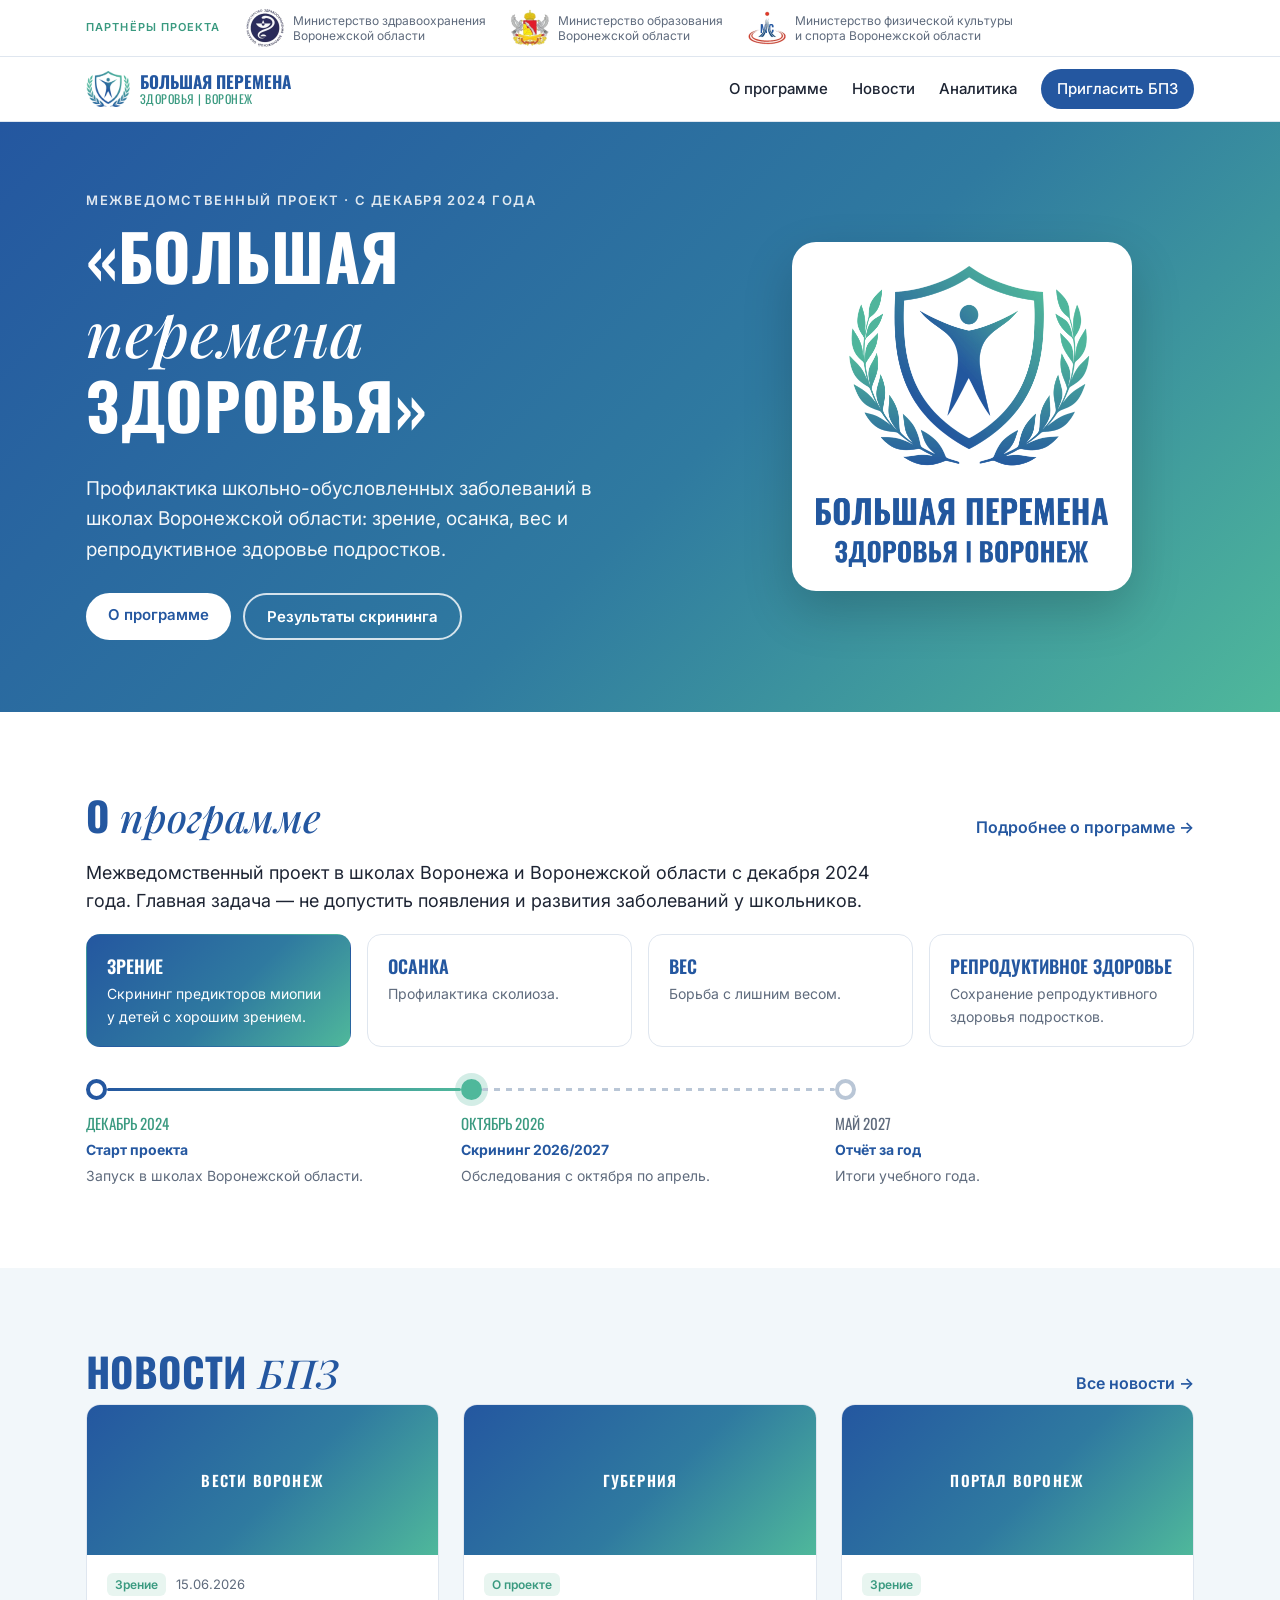
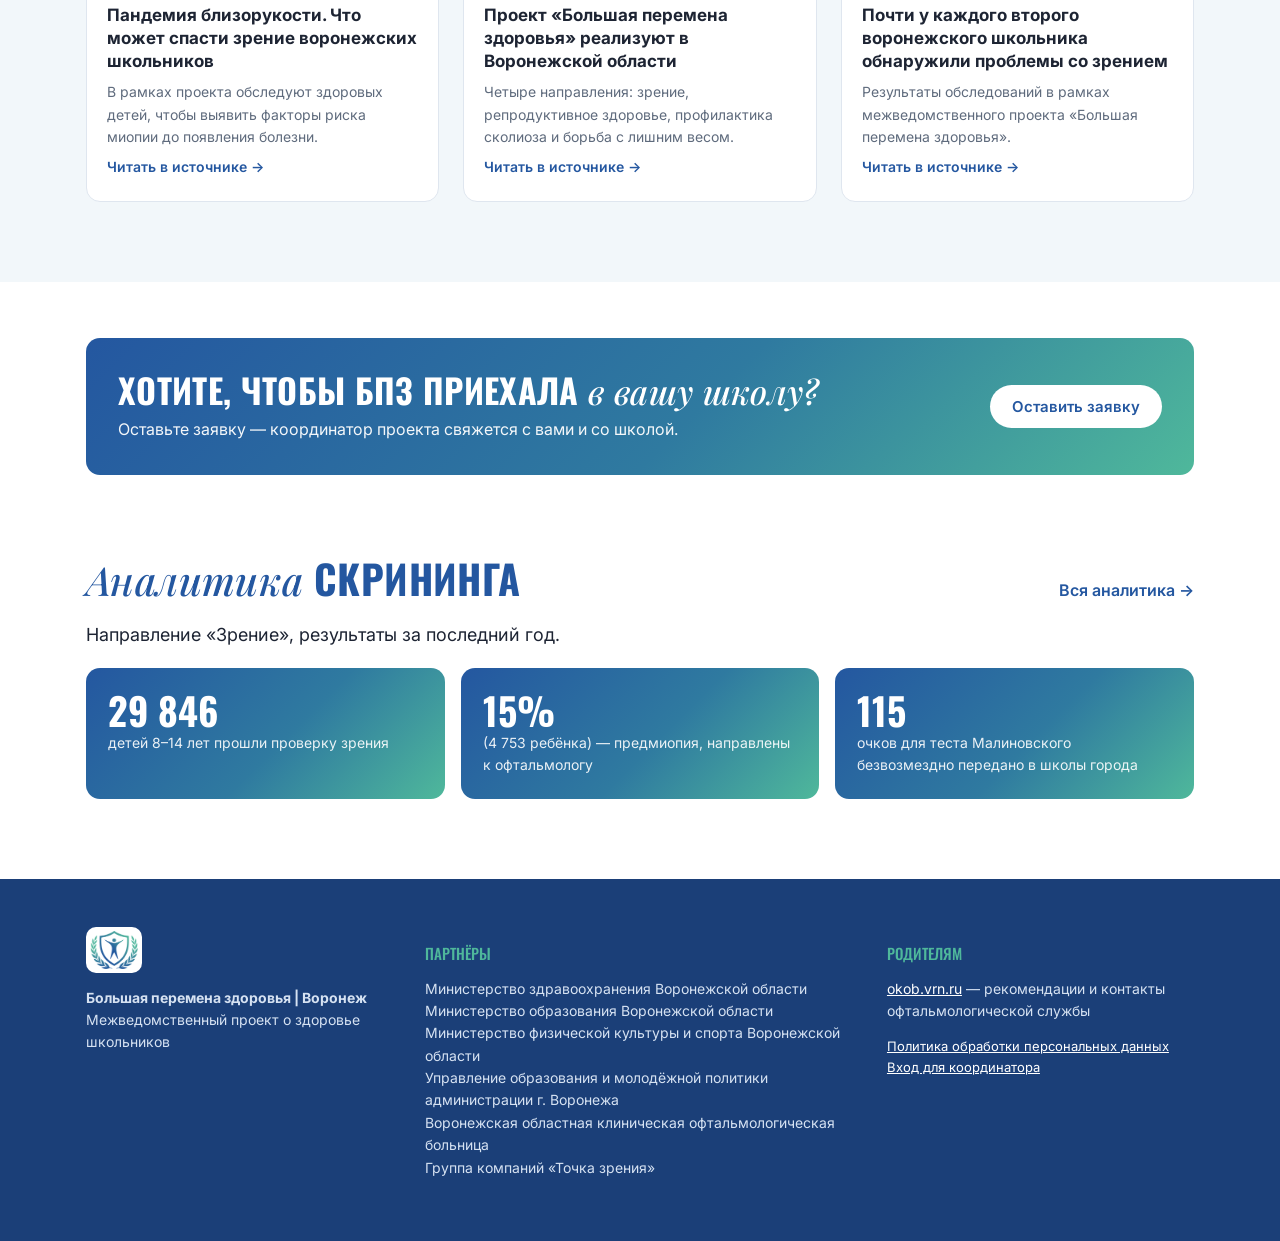
<file: index.html>
<!doctype html>
<html lang="ru">
<head>
<meta charset="utf-8">
<meta name="viewport" content="width=device-width, initial-scale=1">
<title>Большая перемена здоровья</title>
<meta name="description" content="Межведомственный проект о здоровье школьников Воронежской области: о программе, новости, аналитика.">
<link rel="icon" href="assets/emblem.png">
<link rel="preconnect" href="https://fonts.googleapis.com">
<link href="https://fonts.googleapis.com/css2?family=Oswald:wght@500;700&family=Playfair+Display:ital,wght@1,500&family=Inter:wght@400;500;600&display=swap" rel="stylesheet">
<link rel="stylesheet" href="styles.css">
</head>
<body>

<div class="partners-bar">
  <div class="wrap partners-bar__in">
    <span class="partners-bar__lbl">Партнёры проекта</span>
    <ul class="partners">
      <li class="partner"><span class="partner__logo" data-abbr="МЗ"><img src="assets/partners/minzdrav.png" alt="" onerror="this.remove()"></span><span class="partner__name">Министерство здравоохранения<br>Воронежской области</span></li>
      <li class="partner"><span class="partner__logo" data-abbr="МО"><img src="assets/partners/minobr.png" alt="" onerror="this.remove()"></span><span class="partner__name">Министерство образования<br>Воронежской области</span></li>
      <li class="partner"><span class="partner__logo" data-abbr="МС"><img src="assets/partners/minsport.png" alt="" onerror="this.remove()"></span><span class="partner__name">Министерство физической культуры<br>и спорта Воронежской области</span></li>
    </ul>
  </div>
</div>

<header class="topbar">
  <div class="wrap topbar__in">
    <a href="index.html" class="brand">
      <img src="assets/emblem.png" alt="" width="44" height="36">
      <span class="brand__txt"><b>Большая перемена</b><small>здоровья | Воронеж</small></span>
    </a>
    <button class="burger" aria-label="Меню" aria-expanded="false">☰</button>
    <nav class="nav">
      <a href="about.html">О программе</a>
      <a href="news.html">Новости</a>
      <a href="analytics.html">Аналитика</a>
      <a href="request.html" class="nav__cta">Пригласить БПЗ</a>
    </nav>
  </div>
</header>

<main id="top">
  <!-- HERO -->
  <section class="hero">
    <div class="wrap hero__in">
      <div>
        <p class="eyebrow">Межведомственный проект · с декабря 2024 года</p>
        <h1>«Большая <em>перемена</em> здоровья»</h1>
        <p class="lead">Профилактика школьно-обусловленных заболеваний в школах Воронежской области: зрение, осанка, вес и репродуктивное здоровье подростков.</p>
        <div class="hero__btns">
          <a href="about.html" class="btn btn--light">О программе</a>
          <a href="analytics.html" class="btn btn--ghost">Результаты скрининга</a>
        </div>
      </div>
      <img class="hero__logo" src="assets/logo.png" alt="Логотип «Большая перемена здоровья | Воронеж»">
    </div>
  </section>

  <!-- 1. О ПРОГРАММЕ -->
  <section class="section">
    <div class="wrap">
      <div class="section__head">
        <h2>О <em>программе</em></h2>
        <a href="about.html" class="more">Подробнее о программе →</a>
      </div>
      <p class="intro">Межведомственный проект в школах Воронежа и Воронежской области с декабря 2024 года. Главная задача — не допустить появления и развития заболеваний у школьников.</p>
      <div class="dirs">
        <div class="dir dir--main"><b>Зрение</b><span>Скрининг предикторов миопии у детей с хорошим зрением.</span></div>
        <div class="dir"><b>Осанка</b><span>Профилактика сколиоза.</span></div>
        <div class="dir"><b>Вес</b><span>Борьба с лишним весом.</span></div>
        <div class="dir"><b>Репродуктивное здоровье</b><span>Сохранение репродуктивного здоровья подростков.</span></div>
      </div>
      <ol class="timeline timeline--short">
        <li><time>Декабрь 2024</time><b>Старт проекта</b><span>Запуск в школах Воронежской области.</span></li>
        <li class="is-now"><time>Октябрь 2026</time><b>Скрининг 2026/2027</b><span>Обследования с октября по апрель.</span></li>
        <li><time>Май 2027</time><b>Отчёт за год</b><span>Итоги учебного года.</span></li>
      </ol>
    </div>
  </section>

  <!-- 2. НОВОСТИ -->
  <section class="section section--tint">
    <div class="wrap">
      <div class="section__head">
        <h2>Новости <em>БПЗ</em></h2>
        <a href="news.html" class="more">Все новости →</a>
      </div>
      <div class="news" id="newsList" data-limit="3"></div>
    </div>
  </section>

  <!-- ЗАЯВКА -->
  <section class="section section--cta">
    <div class="wrap">
      <div class="cta">
        <div>
          <h2>Хотите, чтобы БПЗ приехала <em>в вашу школу?</em></h2>
          <p>Оставьте заявку — координатор проекта свяжется с вами и со школой.</p>
        </div>
        <a href="request.html" class="btn btn--light">Оставить заявку</a>
      </div>
    </div>
  </section>

  <!-- 3. АНАЛИТИКА -->
  <section class="section">
    <div class="wrap">
      <div class="section__head">
        <h2><em>Аналитика</em> скрининга</h2>
        <a href="analytics.html" class="more">Вся аналитика →</a>
      </div>
      <p class="intro">Направление «Зрение», результаты за последний год.</p>
      <div class="kpis kpis--3">
        <div class="kpi"><span class="kpi__v">29 846</span><span class="kpi__l">детей 8–14 лет прошли проверку зрения</span></div>
        <div class="kpi"><span class="kpi__v">15%</span><span class="kpi__l">(4 753 ребёнка) — предмиопия, направлены к офтальмологу</span></div>
        <div class="kpi"><span class="kpi__v">115</span><span class="kpi__l">очков для теста Малиновского безвозмездно передано в школы города</span></div>
      </div>
    </div>
  </section>
</main>

<footer class="footer">
  <div class="wrap footer__in">
    <div>
      <img src="assets/emblem.png" alt="" width="56" height="46">
      <p><b>Большая перемена здоровья | Воронеж</b><br>Межведомственный проект о здоровье школьников</p>
    </div>
    <div>
      <p class="footer__h">Партнёры</p>
      <p>Министерство здравоохранения Воронежской области<br>Министерство образования Воронежской области<br>Министерство физической культуры и спорта Воронежской области<br>Управление образования и молодёжной политики администрации г. Воронежа<br>Воронежская областная клиническая офтальмологическая больница<br>Группа компаний «Точка зрения»</p>
    </div>
    <div>
      <p class="footer__h">Родителям</p>
      <p><a href="https://okob.vrn.ru" target="_blank" rel="noopener">okob.vrn.ru</a> — рекомендации и контакты офтальмологической службы</p>
      <p class="footer__links"><a href="politika.html">Политика обработки персональных данных</a><br><a href="login.html">Вход для координатора</a></p>
    </div>
  </div>
</footer>

<script src="store.js"></script>
<script src="app.js"></script>
</body>
</html>
</file>
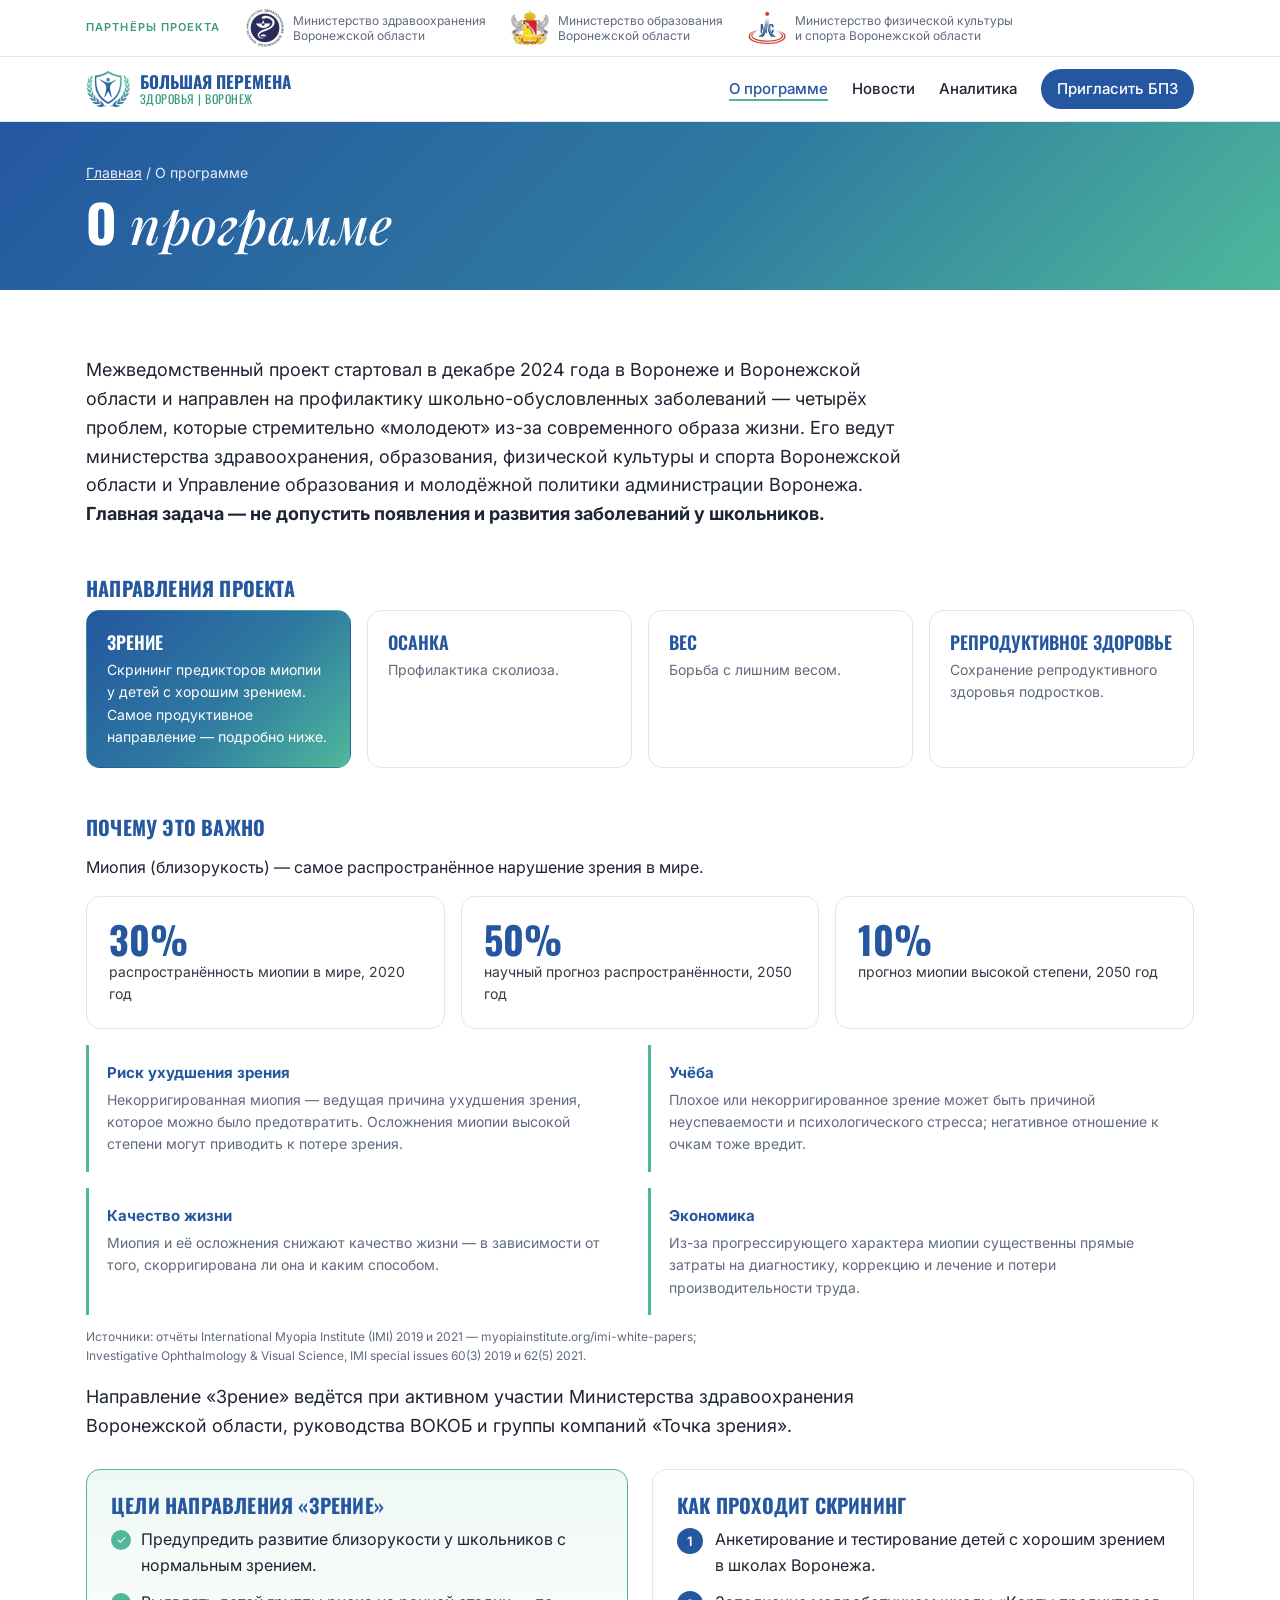
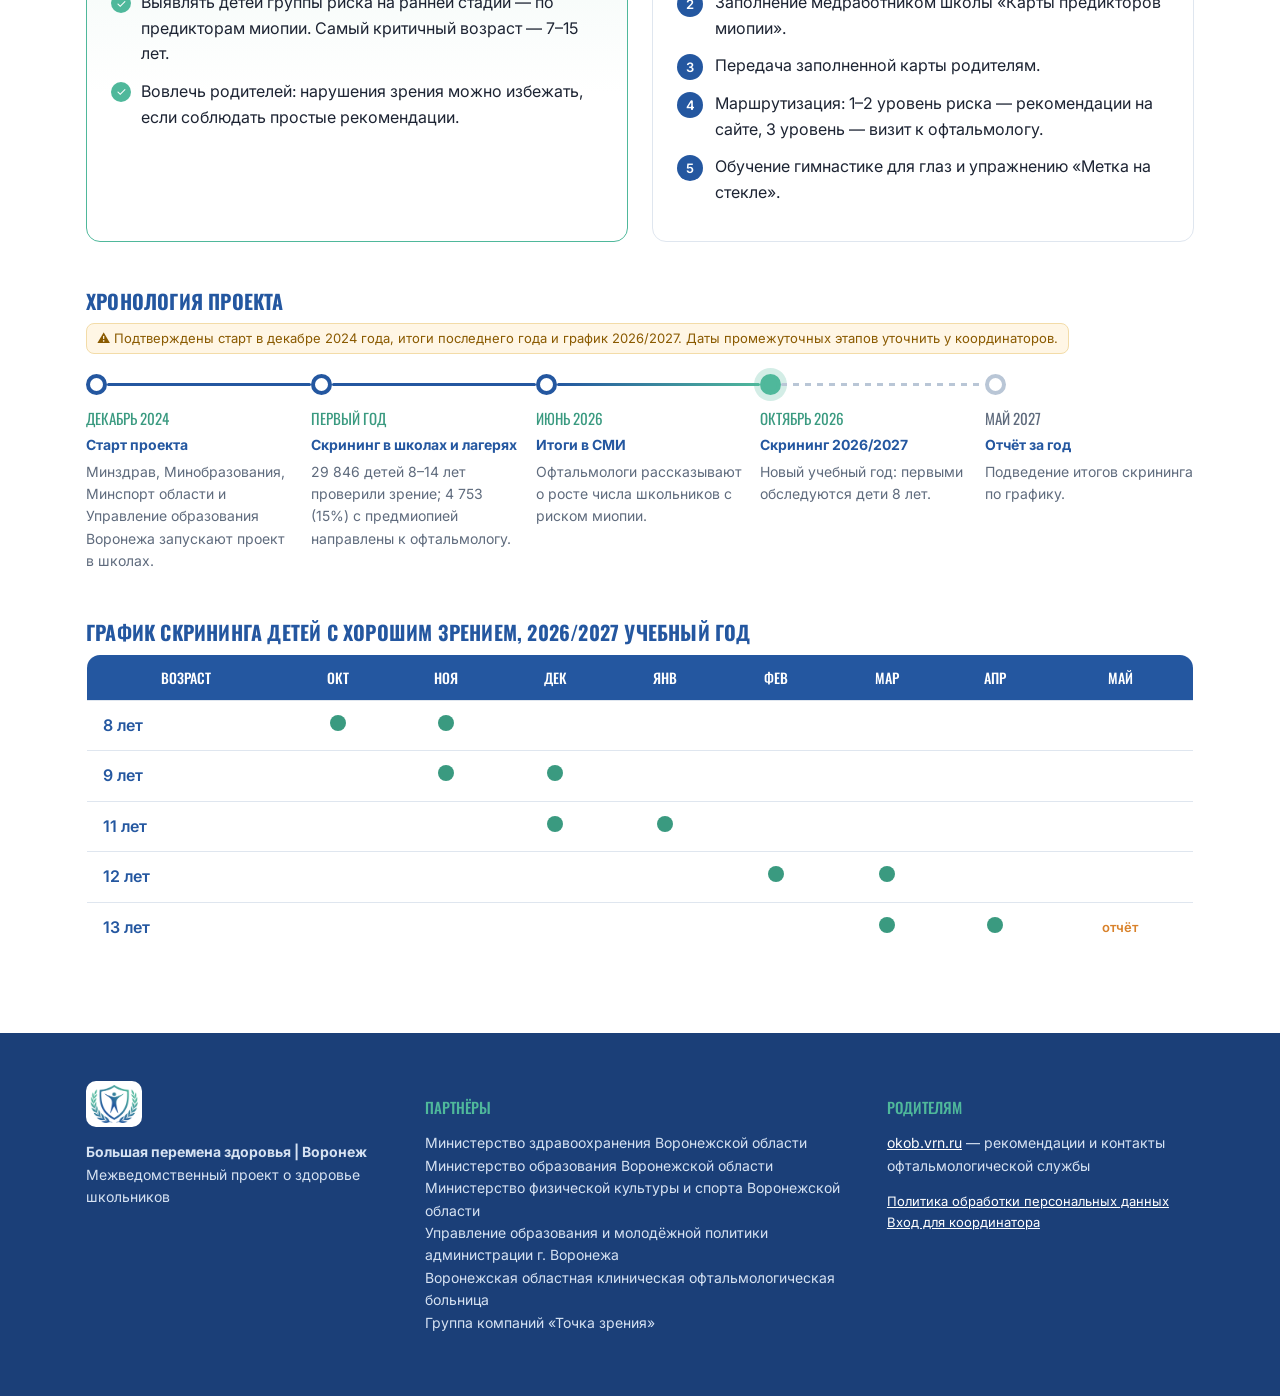
<file: about.html>
<!doctype html>
<html lang="ru">
<head>
<meta charset="utf-8">
<meta name="viewport" content="width=device-width, initial-scale=1">
<title>О программе · Большая перемена здоровья</title>
<meta name="description" content="Цели, направления, хронология и график скрининга проекта.">
<link rel="icon" href="assets/emblem.png">
<link rel="preconnect" href="https://fonts.googleapis.com">
<link href="https://fonts.googleapis.com/css2?family=Oswald:wght@500;700&family=Playfair+Display:ital,wght@1,500&family=Inter:wght@400;500;600&display=swap" rel="stylesheet">
<link rel="stylesheet" href="styles.css">
</head>
<body>

<div class="partners-bar">
  <div class="wrap partners-bar__in">
    <span class="partners-bar__lbl">Партнёры проекта</span>
    <ul class="partners">
      <li class="partner"><span class="partner__logo" data-abbr="МЗ"><img src="assets/partners/minzdrav.png" alt="" onerror="this.remove()"></span><span class="partner__name">Министерство здравоохранения<br>Воронежской области</span></li>
      <li class="partner"><span class="partner__logo" data-abbr="МО"><img src="assets/partners/minobr.png" alt="" onerror="this.remove()"></span><span class="partner__name">Министерство образования<br>Воронежской области</span></li>
      <li class="partner"><span class="partner__logo" data-abbr="МС"><img src="assets/partners/minsport.png" alt="" onerror="this.remove()"></span><span class="partner__name">Министерство физической культуры<br>и спорта Воронежской области</span></li>
    </ul>
  </div>
</div>

<header class="topbar">
  <div class="wrap topbar__in">
    <a href="index.html" class="brand">
      <img src="assets/emblem.png" alt="" width="44" height="36">
      <span class="brand__txt"><b>Большая перемена</b><small>здоровья | Воронеж</small></span>
    </a>
    <button class="burger" aria-label="Меню" aria-expanded="false">☰</button>
    <nav class="nav">
      <a href="about.html" aria-current="page">О программе</a>
      <a href="news.html">Новости</a>
      <a href="analytics.html">Аналитика</a>
      <a href="request.html" class="nav__cta">Пригласить БПЗ</a>
    </nav>
  </div>
</header>

<main id="top">
  <section class="page-head">
    <div class="wrap">
      <p class="crumbs"><a href="index.html">Главная</a> / О программе</p>
      <h1>О <em>программе</em></h1>
    </div>
  </section>
  <section class="section section--first">
    <div class="wrap">
      <p class="intro">Межведомственный проект стартовал в декабре 2024 года в Воронеже и Воронежской области и направлен на профилактику школьно-обусловленных заболеваний — четырёх проблем, которые стремительно «молодеют» из-за современного образа жизни. Его ведут министерства здравоохранения, образования, физической культуры и спорта Воронежской области и Управление образования и молодёжной политики администрации Воронежа. <b>Главная задача — не допустить появления и развития заболеваний у школьников.</b></p>

      <h3 class="sub">Направления проекта</h3>
      <div class="dirs">
        <div class="dir dir--main"><b>Зрение</b><span>Скрининг предикторов миопии у детей с хорошим зрением. Самое продуктивное направление — подробно ниже.</span></div>
        <div class="dir"><b>Осанка</b><span>Профилактика сколиоза.</span></div>
        <div class="dir"><b>Вес</b><span>Борьба с лишним весом.</span></div>
        <div class="dir"><b>Репродуктивное здоровье</b><span>Сохранение репродуктивного здоровья подростков.</span></div>
      </div>

      <h3 class="sub">Почему это важно</h3>
      <p>Миопия (близорукость) — самое распространённое нарушение зрения в мире.</p>
      <div class="kpis kpis--3 kpis--plain">
        <div class="kpi"><span class="kpi__v">30%</span><span class="kpi__l">распространённость миопии в мире, 2020 год</span></div>
        <div class="kpi"><span class="kpi__v">50%</span><span class="kpi__l">научный прогноз распространённости, 2050 год</span></div>
        <div class="kpi"><span class="kpi__v">10%</span><span class="kpi__l">прогноз миопии высокой степени, 2050 год</span></div>
      </div>
      <div class="why">
        <div><b>Риск ухудшения зрения</b><span>Некорригированная миопия — ведущая причина ухудшения зрения, которое можно было предотвратить. Осложнения миопии высокой степени могут приводить к потере зрения.</span></div>
        <div><b>Учёба</b><span>Плохое или некорригированное зрение может быть причиной неуспеваемости и психологического стресса; негативное отношение к очкам тоже вредит.</span></div>
        <div><b>Качество жизни</b><span>Миопия и её осложнения снижают качество жизни — в зависимости от того, скорригирована ли она и каким способом.</span></div>
        <div><b>Экономика</b><span>Из-за прогрессирующего характера миопии существенны прямые затраты на диагностику, коррекцию и лечение и потери производительности труда.</span></div>
      </div>
      <p class="source">Источники: отчёты International Myopia Institute (IMI) 2019 и 2021 — myopiainstitute.org/imi-white-papers; Investigative Ophthalmology &amp; Visual Science, IMI special issues 60(3) 2019 и 62(5) 2021.</p>

      <p class="intro">Направление «Зрение» ведётся при активном участии Министерства здравоохранения Воронежской области, руководства ВОКОБ и группы компаний «Точка зрения».</p>
      <div class="grid2">
        <div class="card card--goal">
          <h3>Цели направления «Зрение»</h3>
          <ul class="ticks">
            <li>Предупредить развитие близорукости у школьников с нормальным зрением.</li>
            <li>Выявлять детей группы риска на ранней стадии — по предикторам миопии. Самый критичный возраст — 7–15 лет.</li>
            <li>Вовлечь родителей: нарушения зрения можно избежать, если соблюдать простые рекомендации.</li>
          </ul>
        </div>
        <div class="card">
          <h3>Как проходит скрининг</h3>
          <ol class="steps">
            <li>Анкетирование и тестирование детей с хорошим зрением в школах Воронежа.</li>
            <li>Заполнение медработником школы «Карты предикторов миопии».</li>
            <li>Передача заполненной карты родителям.</li>
            <li>Маршрутизация: 1–2 уровень риска — рекомендации на сайте, 3 уровень — визит к офтальмологу.</li>
            <li>Обучение гимнастике для глаз и упражнению «Метка на стекле».</li>
          </ol>
        </div>
      </div>

      <h3 class="sub">Хронология проекта</h3>
      <p class="note">⚠ Подтверждены старт в декабре 2024 года, итоги последнего года и график 2026/2027. Даты промежуточных этапов уточнить у координаторов.</p>
      <ol class="timeline">
        <li><time>Декабрь 2024</time><b>Старт проекта</b><span>Минздрав, Минобразования, Минспорт области и Управление образования Воронежа запускают проект в школах.</span></li>
        <li><time>Первый год</time><b>Скрининг в школах и лагерях</b><span>29 846 детей 8–14 лет проверили зрение; 4 753 (15%) с предмиопией направлены к офтальмологу.</span></li>
        <li><time>Июнь 2026</time><b>Итоги в СМИ</b><span>Офтальмологи рассказывают о росте числа школьников с риском миопии.</span></li>
        <li class="is-now"><time>Октябрь 2026</time><b>Скрининг 2026/2027</b><span>Новый учебный год: первыми обследуются дети 8 лет.</span></li>
        <li><time>Май 2027</time><b>Отчёт за год</b><span>Подведение итогов скрининга по графику.</span></li>
      </ol>

      <h3 class="sub">График скрининга детей с хорошим зрением, 2026/2027 учебный год</h3>
      <div class="table-scroll">
        <table class="sched">
          <thead><tr><th>Возраст</th><th>Окт</th><th>Ноя</th><th>Дек</th><th>Янв</th><th>Фев</th><th>Мар</th><th>Апр</th><th>Май</th></tr></thead>
          <tbody>
            <tr><th>8 лет</th><td class="on"></td><td class="on"></td><td></td><td></td><td></td><td></td><td></td><td></td></tr>
            <tr><th>9 лет</th><td></td><td class="on"></td><td class="on"></td><td></td><td></td><td></td><td></td><td></td></tr>
            <tr><th>11 лет</th><td></td><td></td><td class="on"></td><td class="on"></td><td></td><td></td><td></td><td></td></tr>
            <tr><th>12 лет</th><td></td><td></td><td></td><td></td><td class="on"></td><td class="on"></td><td></td><td></td></tr>
            <tr><th>13 лет</th><td></td><td></td><td></td><td></td><td></td><td class="on"></td><td class="on"></td><td class="rep">отчёт</td></tr>
          </tbody>
        </table>
      </div>
    </div>
  </section>
</main>

<footer class="footer">
  <div class="wrap footer__in">
    <div>
      <img src="assets/emblem.png" alt="" width="56" height="46">
      <p><b>Большая перемена здоровья | Воронеж</b><br>Межведомственный проект о здоровье школьников</p>
    </div>
    <div>
      <p class="footer__h">Партнёры</p>
      <p>Министерство здравоохранения Воронежской области<br>Министерство образования Воронежской области<br>Министерство физической культуры и спорта Воронежской области<br>Управление образования и молодёжной политики администрации г. Воронежа<br>Воронежская областная клиническая офтальмологическая больница<br>Группа компаний «Точка зрения»</p>
    </div>
    <div>
      <p class="footer__h">Родителям</p>
      <p><a href="https://okob.vrn.ru" target="_blank" rel="noopener">okob.vrn.ru</a> — рекомендации и контакты офтальмологической службы</p>
      <p class="footer__links"><a href="politika.html">Политика обработки персональных данных</a><br><a href="login.html">Вход для координатора</a></p>
    </div>
  </div>
</footer>

<script src="store.js"></script>
<script src="app.js"></script>
</body>
</html>
</file>
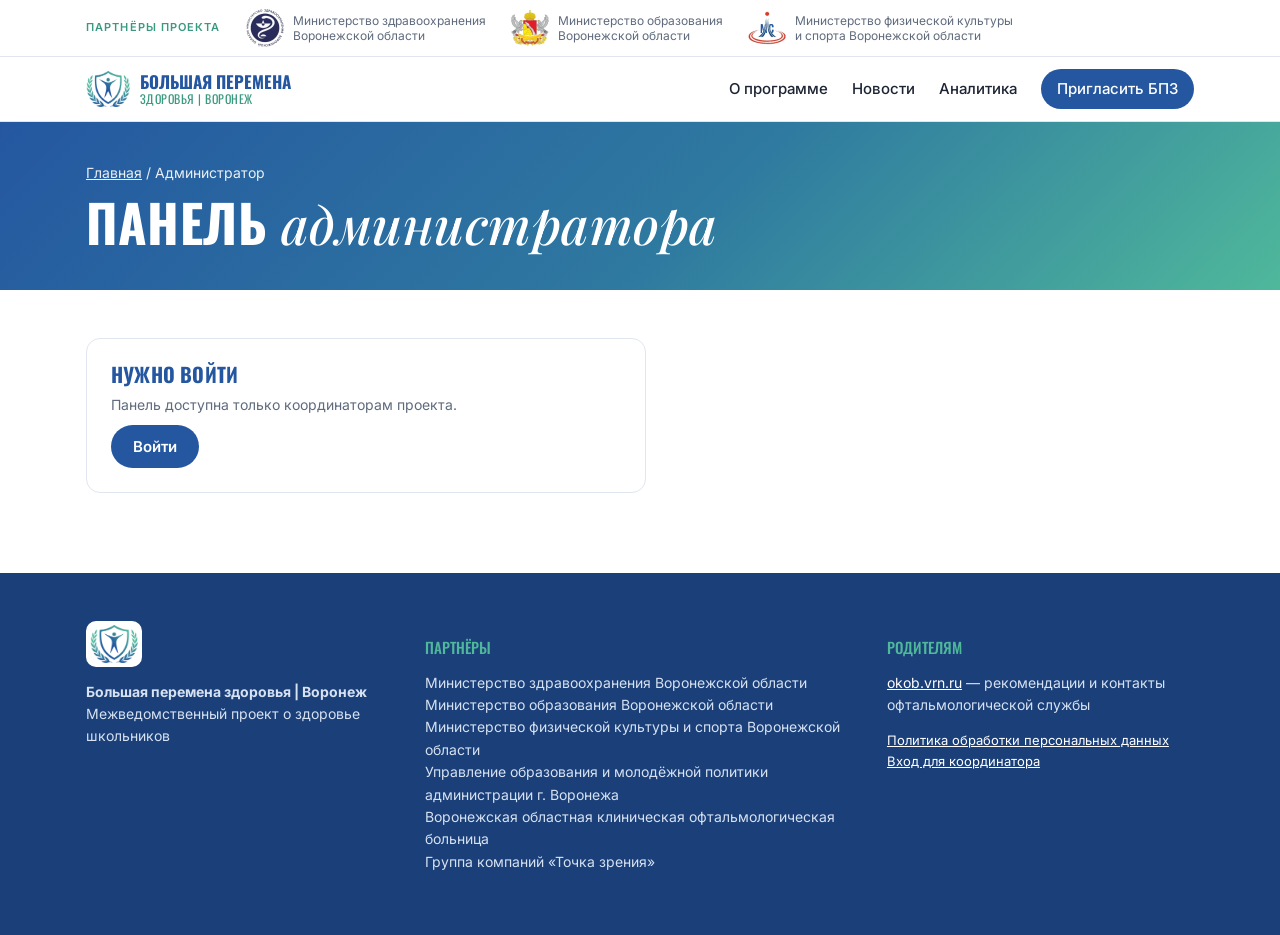
<file: admin.html>
<!doctype html>
<html lang="ru">
<head>
<meta charset="utf-8">
<meta name="viewport" content="width=device-width, initial-scale=1">
<title>Администратор · Большая перемена здоровья</title>
<meta name="description" content="Панель администратора проекта.">
<link rel="icon" href="assets/emblem.png">
<link rel="preconnect" href="https://fonts.googleapis.com">
<link href="https://fonts.googleapis.com/css2?family=Oswald:wght@500;700&family=Playfair+Display:ital,wght@1,500&family=Inter:wght@400;500;600&display=swap" rel="stylesheet">
<link rel="stylesheet" href="styles.css">
</head>
<body>

<div class="partners-bar">
  <div class="wrap partners-bar__in">
    <span class="partners-bar__lbl">Партнёры проекта</span>
    <ul class="partners">
      <li class="partner"><span class="partner__logo" data-abbr="МЗ"><img src="assets/partners/minzdrav.png" alt="" onerror="this.remove()"></span><span class="partner__name">Министерство здравоохранения<br>Воронежской области</span></li>
      <li class="partner"><span class="partner__logo" data-abbr="МО"><img src="assets/partners/minobr.png" alt="" onerror="this.remove()"></span><span class="partner__name">Министерство образования<br>Воронежской области</span></li>
      <li class="partner"><span class="partner__logo" data-abbr="МС"><img src="assets/partners/minsport.png" alt="" onerror="this.remove()"></span><span class="partner__name">Министерство физической культуры<br>и спорта Воронежской области</span></li>
    </ul>
  </div>
</div>

<header class="topbar">
  <div class="wrap topbar__in">
    <a href="index.html" class="brand">
      <img src="assets/emblem.png" alt="" width="44" height="36">
      <span class="brand__txt"><b>Большая перемена</b><small>здоровья | Воронеж</small></span>
    </a>
    <button class="burger" aria-label="Меню" aria-expanded="false">☰</button>
    <nav class="nav">
      <a href="about.html">О программе</a>
      <a href="news.html">Новости</a>
      <a href="analytics.html">Аналитика</a>
      <a href="request.html" class="nav__cta">Пригласить БПЗ</a>
    </nav>
  </div>
</header>

<main id="top">
  <section class="page-head">
    <div class="wrap">
      <p class="crumbs"><a href="index.html">Главная</a> / Администратор</p>
      <h1>Панель <em>администратора</em></h1>
    </div>
  </section>
  <section class="section section--first">
    <div class="wrap" id="admin"></div>
  </section>
</main>

<footer class="footer">
  <div class="wrap footer__in">
    <div>
      <img src="assets/emblem.png" alt="" width="56" height="46">
      <p><b>Большая перемена здоровья | Воронеж</b><br>Межведомственный проект о здоровье школьников</p>
    </div>
    <div>
      <p class="footer__h">Партнёры</p>
      <p>Министерство здравоохранения Воронежской области<br>Министерство образования Воронежской области<br>Министерство физической культуры и спорта Воронежской области<br>Управление образования и молодёжной политики администрации г. Воронежа<br>Воронежская областная клиническая офтальмологическая больница<br>Группа компаний «Точка зрения»</p>
    </div>
    <div>
      <p class="footer__h">Родителям</p>
      <p><a href="https://okob.vrn.ru" target="_blank" rel="noopener">okob.vrn.ru</a> — рекомендации и контакты офтальмологической службы</p>
      <p class="footer__links"><a href="politika.html">Политика обработки персональных данных</a><br><a href="login.html">Вход для координатора</a></p>
    </div>
  </div>
</footer>

<script src="store.js"></script>
<script src="app.js"></script>
<script src="xlsx.js"></script>
<script src="admin.js"></script>
</body>
</html>
</file>
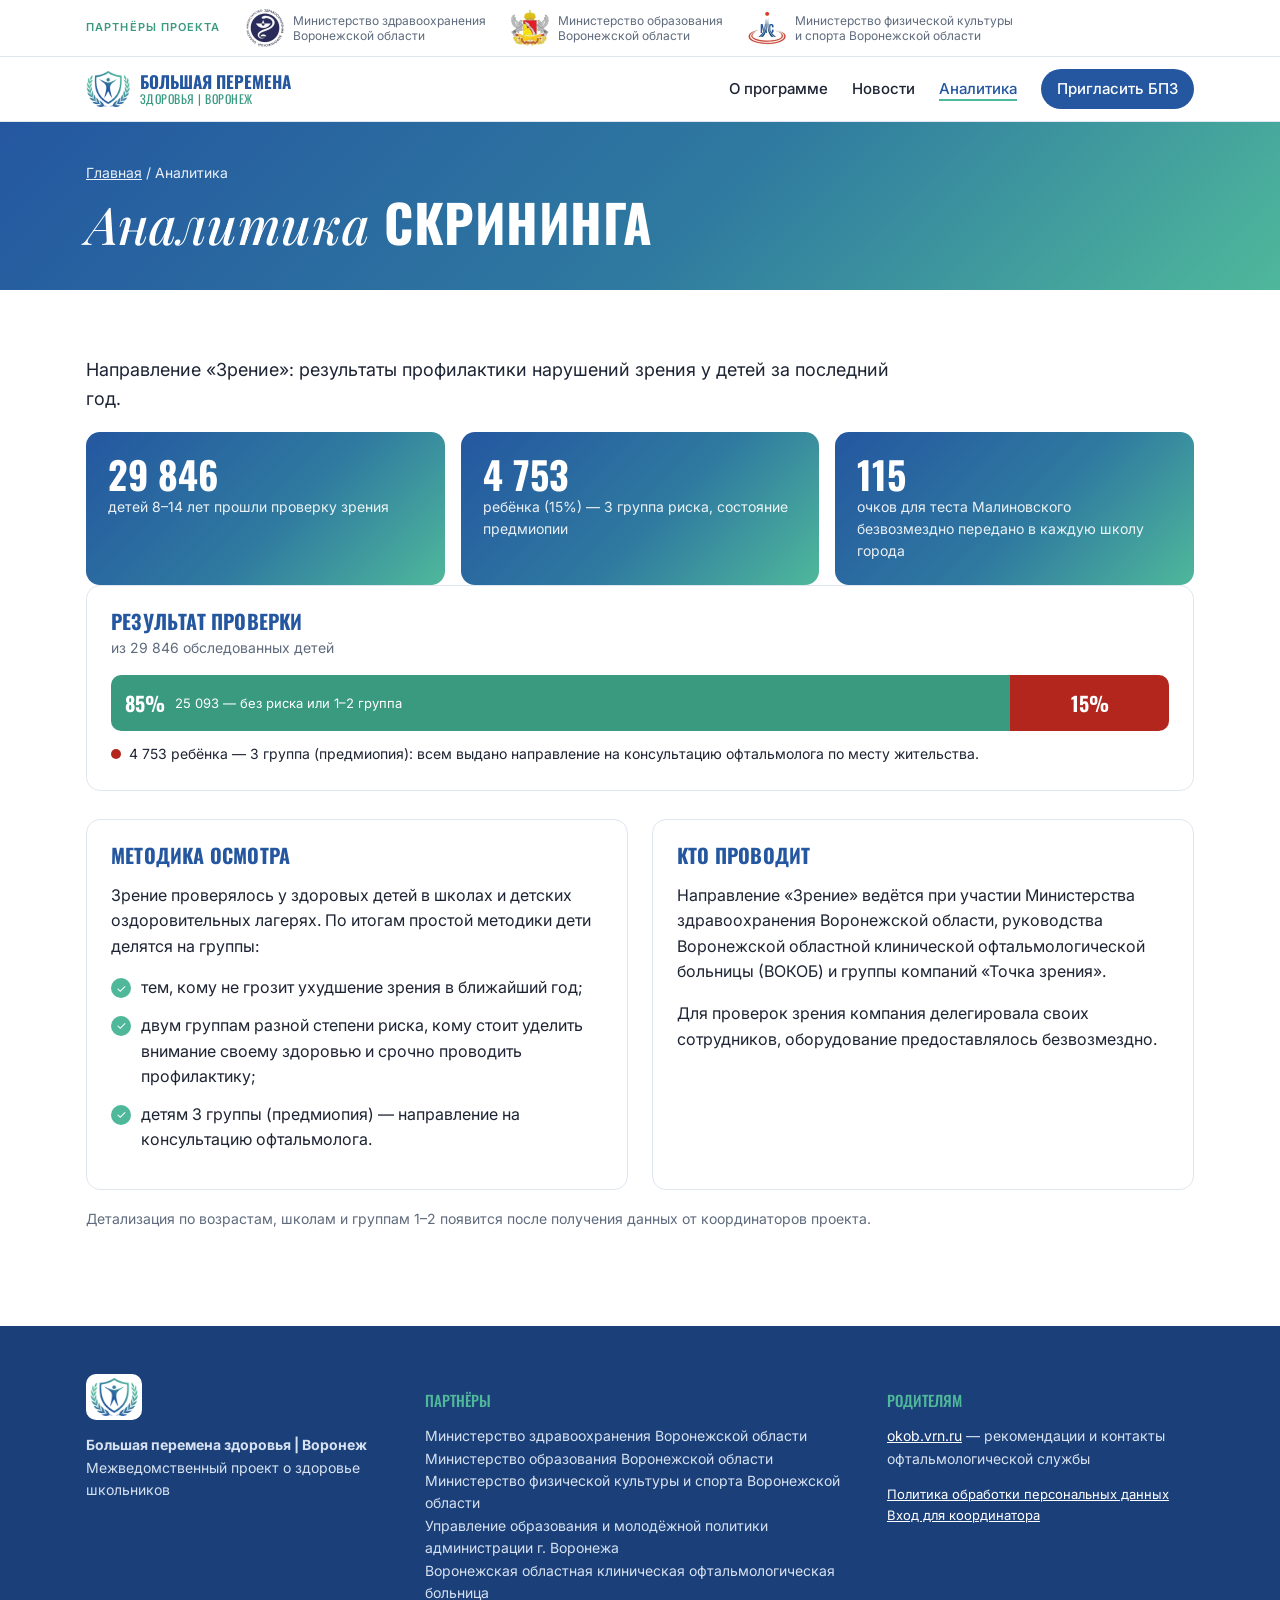
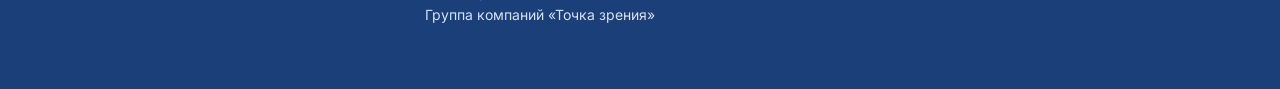
<file: analytics.html>
<!doctype html>
<html lang="ru">
<head>
<meta charset="utf-8">
<meta name="viewport" content="width=device-width, initial-scale=1">
<title>Аналитика · Большая перемена здоровья</title>
<meta name="description" content="Результаты скрининга проекта.">
<link rel="icon" href="assets/emblem.png">
<link rel="preconnect" href="https://fonts.googleapis.com">
<link href="https://fonts.googleapis.com/css2?family=Oswald:wght@500;700&family=Playfair+Display:ital,wght@1,500&family=Inter:wght@400;500;600&display=swap" rel="stylesheet">
<link rel="stylesheet" href="styles.css">
</head>
<body>

<div class="partners-bar">
  <div class="wrap partners-bar__in">
    <span class="partners-bar__lbl">Партнёры проекта</span>
    <ul class="partners">
      <li class="partner"><span class="partner__logo" data-abbr="МЗ"><img src="assets/partners/minzdrav.png" alt="" onerror="this.remove()"></span><span class="partner__name">Министерство здравоохранения<br>Воронежской области</span></li>
      <li class="partner"><span class="partner__logo" data-abbr="МО"><img src="assets/partners/minobr.png" alt="" onerror="this.remove()"></span><span class="partner__name">Министерство образования<br>Воронежской области</span></li>
      <li class="partner"><span class="partner__logo" data-abbr="МС"><img src="assets/partners/minsport.png" alt="" onerror="this.remove()"></span><span class="partner__name">Министерство физической культуры<br>и спорта Воронежской области</span></li>
    </ul>
  </div>
</div>

<header class="topbar">
  <div class="wrap topbar__in">
    <a href="index.html" class="brand">
      <img src="assets/emblem.png" alt="" width="44" height="36">
      <span class="brand__txt"><b>Большая перемена</b><small>здоровья | Воронеж</small></span>
    </a>
    <button class="burger" aria-label="Меню" aria-expanded="false">☰</button>
    <nav class="nav">
      <a href="about.html">О программе</a>
      <a href="news.html">Новости</a>
      <a href="analytics.html" aria-current="page">Аналитика</a>
      <a href="request.html" class="nav__cta">Пригласить БПЗ</a>
    </nav>
  </div>
</header>

<main id="top">
  <section class="page-head">
    <div class="wrap">
      <p class="crumbs"><a href="index.html">Главная</a> / Аналитика</p>
      <h1><em>Аналитика</em> скрининга</h1>
    </div>
  </section>
  <section class="section section--first">
    <div class="wrap">
      <p class="intro">Направление «Зрение»: результаты профилактики нарушений зрения у детей за последний год.</p>

      <div class="kpis kpis--3">
        <div class="kpi"><span class="kpi__v">29 846</span><span class="kpi__l">детей 8–14 лет прошли проверку зрения</span></div>
        <div class="kpi"><span class="kpi__v">4 753</span><span class="kpi__l">ребёнка (15%) — 3 группа риска, состояние предмиопии</span></div>
        <div class="kpi"><span class="kpi__v">115</span><span class="kpi__l">очков для теста Малиновского безвозмездно передано в каждую школу города</span></div>
      </div>

      <div class="card">
        <h3>Результат проверки</h3>
        <p class="muted">из 29 846 обследованных детей</p>
        <div class="split" role="img" aria-label="85% детей — без риска или 1–2 группа, 15% — 3 группа риска">
          <div class="split__part split__part--ok" style="width:85%"><b>85%</b><span>25 093 — без риска или 1–2 группа</span></div>
          <div class="split__part split__part--risk" style="width:15%"><b>15%</b></div>
        </div>
        <p class="split__legend"><span class="dot dot--risk"></span>4 753 ребёнка — 3 группа (предмиопия): всем выдано направление на консультацию офтальмолога по месту жительства.</p>
      </div>

      <div class="grid2">
        <div class="card">
          <h3>Методика осмотра</h3>
          <p>Зрение проверялось у здоровых детей в школах и детских оздоровительных лагерях. По итогам простой методики дети делятся на группы:</p>
          <ul class="ticks">
            <li>тем, кому не грозит ухудшение зрения в ближайший год;</li>
            <li>двум группам разной степени риска, кому стоит уделить внимание своему здоровью и срочно проводить профилактику;</li>
            <li>детям 3 группы (предмиопия) — направление на консультацию офтальмолога.</li>
          </ul>
        </div>
        <div class="card">
          <h3>Кто проводит</h3>
          <p>Направление «Зрение» ведётся при участии Министерства здравоохранения Воронежской области, руководства Воронежской областной клинической офтальмологической больницы (ВОКОБ) и группы компаний «Точка зрения».</p>
          <p>Для проверок зрения компания делегировала своих сотрудников, оборудование предоставлялось безвозмездно.</p>
        </div>
      </div>
      <p class="muted">Детализация по возрастам, школам и группам 1–2 появится после получения данных от координаторов проекта.</p>
    </div>
  </section>
</main>

<footer class="footer">
  <div class="wrap footer__in">
    <div>
      <img src="assets/emblem.png" alt="" width="56" height="46">
      <p><b>Большая перемена здоровья | Воронеж</b><br>Межведомственный проект о здоровье школьников</p>
    </div>
    <div>
      <p class="footer__h">Партнёры</p>
      <p>Министерство здравоохранения Воронежской области<br>Министерство образования Воронежской области<br>Министерство физической культуры и спорта Воронежской области<br>Управление образования и молодёжной политики администрации г. Воронежа<br>Воронежская областная клиническая офтальмологическая больница<br>Группа компаний «Точка зрения»</p>
    </div>
    <div>
      <p class="footer__h">Родителям</p>
      <p><a href="https://okob.vrn.ru" target="_blank" rel="noopener">okob.vrn.ru</a> — рекомендации и контакты офтальмологической службы</p>
      <p class="footer__links"><a href="politika.html">Политика обработки персональных данных</a><br><a href="login.html">Вход для координатора</a></p>
    </div>
  </div>
</footer>

<script src="store.js"></script>
<script src="app.js"></script>
</body>
</html>
</file>
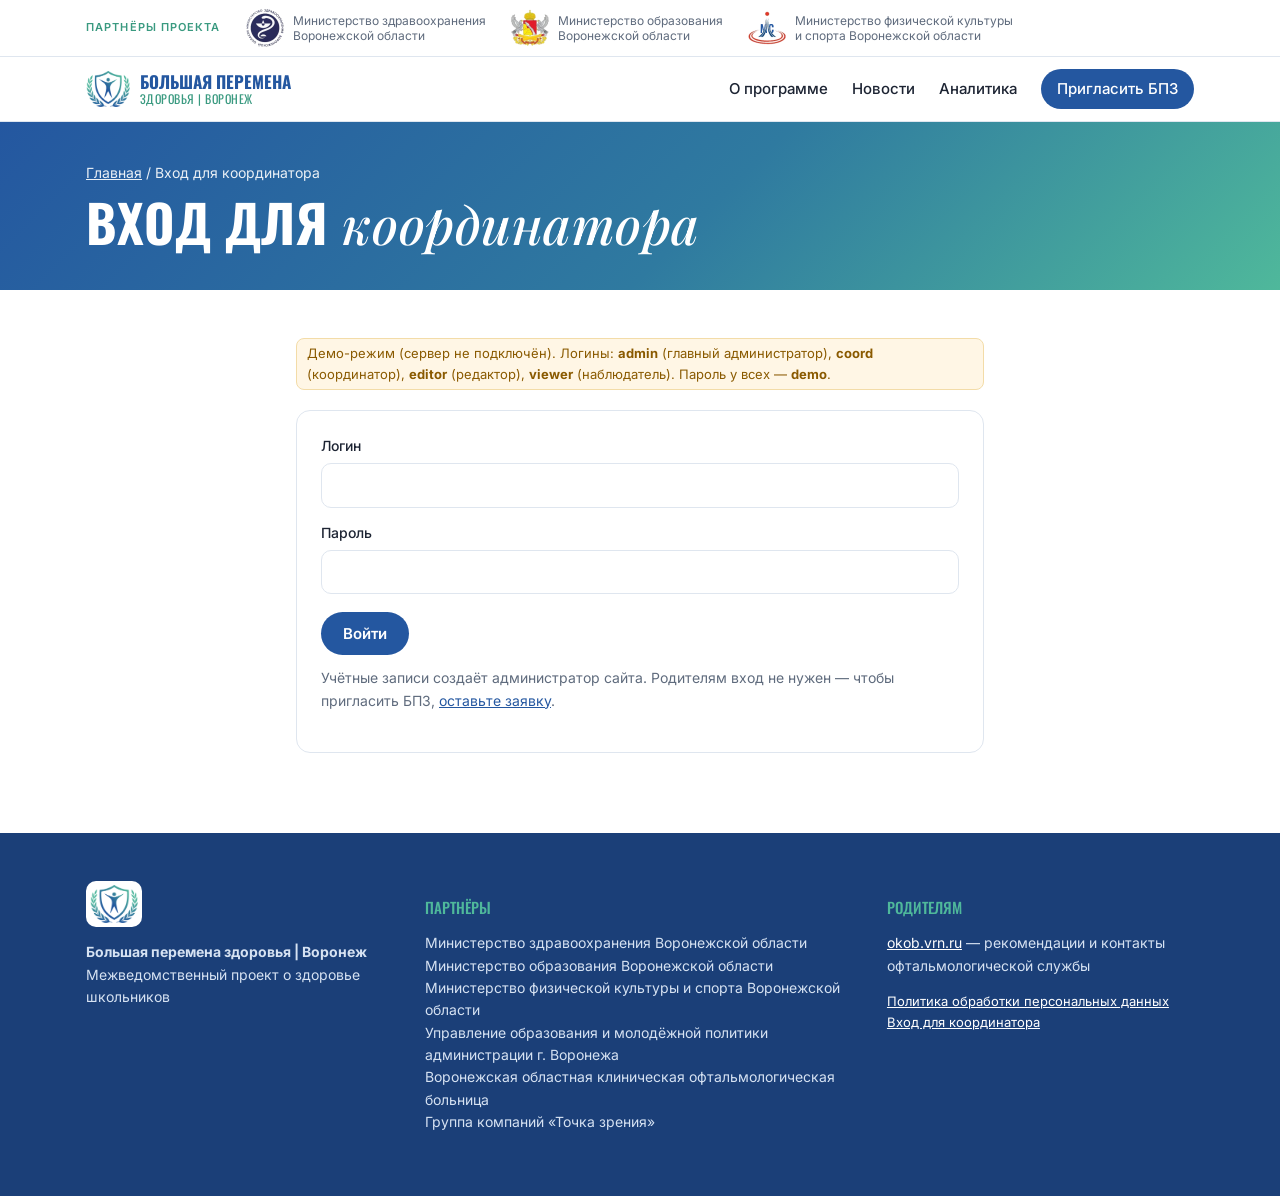
<file: login.html>
<!doctype html>
<html lang="ru">
<head>
<meta charset="utf-8">
<meta name="viewport" content="width=device-width, initial-scale=1">
<title>Вход для координатора · Большая перемена здоровья</title>
<meta name="description" content="Вход в панель администратора проекта.">
<link rel="icon" href="assets/emblem.png">
<link rel="preconnect" href="https://fonts.googleapis.com">
<link href="https://fonts.googleapis.com/css2?family=Oswald:wght@500;700&family=Playfair+Display:ital,wght@1,500&family=Inter:wght@400;500;600&display=swap" rel="stylesheet">
<link rel="stylesheet" href="styles.css">
</head>
<body>

<div class="partners-bar">
  <div class="wrap partners-bar__in">
    <span class="partners-bar__lbl">Партнёры проекта</span>
    <ul class="partners">
      <li class="partner"><span class="partner__logo" data-abbr="МЗ"><img src="assets/partners/minzdrav.png" alt="" onerror="this.remove()"></span><span class="partner__name">Министерство здравоохранения<br>Воронежской области</span></li>
      <li class="partner"><span class="partner__logo" data-abbr="МО"><img src="assets/partners/minobr.png" alt="" onerror="this.remove()"></span><span class="partner__name">Министерство образования<br>Воронежской области</span></li>
      <li class="partner"><span class="partner__logo" data-abbr="МС"><img src="assets/partners/minsport.png" alt="" onerror="this.remove()"></span><span class="partner__name">Министерство физической культуры<br>и спорта Воронежской области</span></li>
    </ul>
  </div>
</div>

<header class="topbar">
  <div class="wrap topbar__in">
    <a href="index.html" class="brand">
      <img src="assets/emblem.png" alt="" width="44" height="36">
      <span class="brand__txt"><b>Большая перемена</b><small>здоровья | Воронеж</small></span>
    </a>
    <button class="burger" aria-label="Меню" aria-expanded="false">☰</button>
    <nav class="nav">
      <a href="about.html">О программе</a>
      <a href="news.html">Новости</a>
      <a href="analytics.html">Аналитика</a>
      <a href="request.html" class="nav__cta">Пригласить БПЗ</a>
    </nav>
  </div>
</header>

<main id="top">
  <section class="page-head">
    <div class="wrap">
      <p class="crumbs"><a href="index.html">Главная</a> / Вход для координатора</p>
      <h1>Вход для <em>координатора</em></h1>
    </div>
  </section>
  <section class="section section--first">
    <div class="wrap narrow">
      <p class="note" id="loginDemo" hidden>Демо-режим (сервер не подключён). Логины: <b>admin</b> (главный администратор), <b>coord</b> (координатор), <b>editor</b> (редактор), <b>viewer</b> (наблюдатель). Пароль у всех — <b>demo</b>.</p>
      <form id="loginForm" class="card form" novalidate>
        <div class="fields fields--one">
          <label class="field"><span>Логин</span><input id="loginName" required autocomplete="username"></label>
          <label class="field"><span>Пароль</span><input id="loginPass" type="password" required autocomplete="current-password"></label>
        </div>
        <p class="form__error" id="loginError" hidden></p>
        <button class="btn btn--primary" type="submit">Войти</button>
        <p class="muted">Учётные записи создаёт администратор сайта. Родителям вход не нужен — чтобы пригласить БПЗ, <a href="request.html">оставьте заявку</a>.</p>
      </form>
    </div>
  </section>
</main>

<footer class="footer">
  <div class="wrap footer__in">
    <div>
      <img src="assets/emblem.png" alt="" width="56" height="46">
      <p><b>Большая перемена здоровья | Воронеж</b><br>Межведомственный проект о здоровье школьников</p>
    </div>
    <div>
      <p class="footer__h">Партнёры</p>
      <p>Министерство здравоохранения Воронежской области<br>Министерство образования Воронежской области<br>Министерство физической культуры и спорта Воронежской области<br>Управление образования и молодёжной политики администрации г. Воронежа<br>Воронежская областная клиническая офтальмологическая больница<br>Группа компаний «Точка зрения»</p>
    </div>
    <div>
      <p class="footer__h">Родителям</p>
      <p><a href="https://okob.vrn.ru" target="_blank" rel="noopener">okob.vrn.ru</a> — рекомендации и контакты офтальмологической службы</p>
      <p class="footer__links"><a href="politika.html">Политика обработки персональных данных</a><br><a href="login.html">Вход для координатора</a></p>
    </div>
  </div>
</footer>

<script src="store.js"></script>
<script src="app.js"></script>
<script src="admin.js"></script>
</body>
</html>
</file>
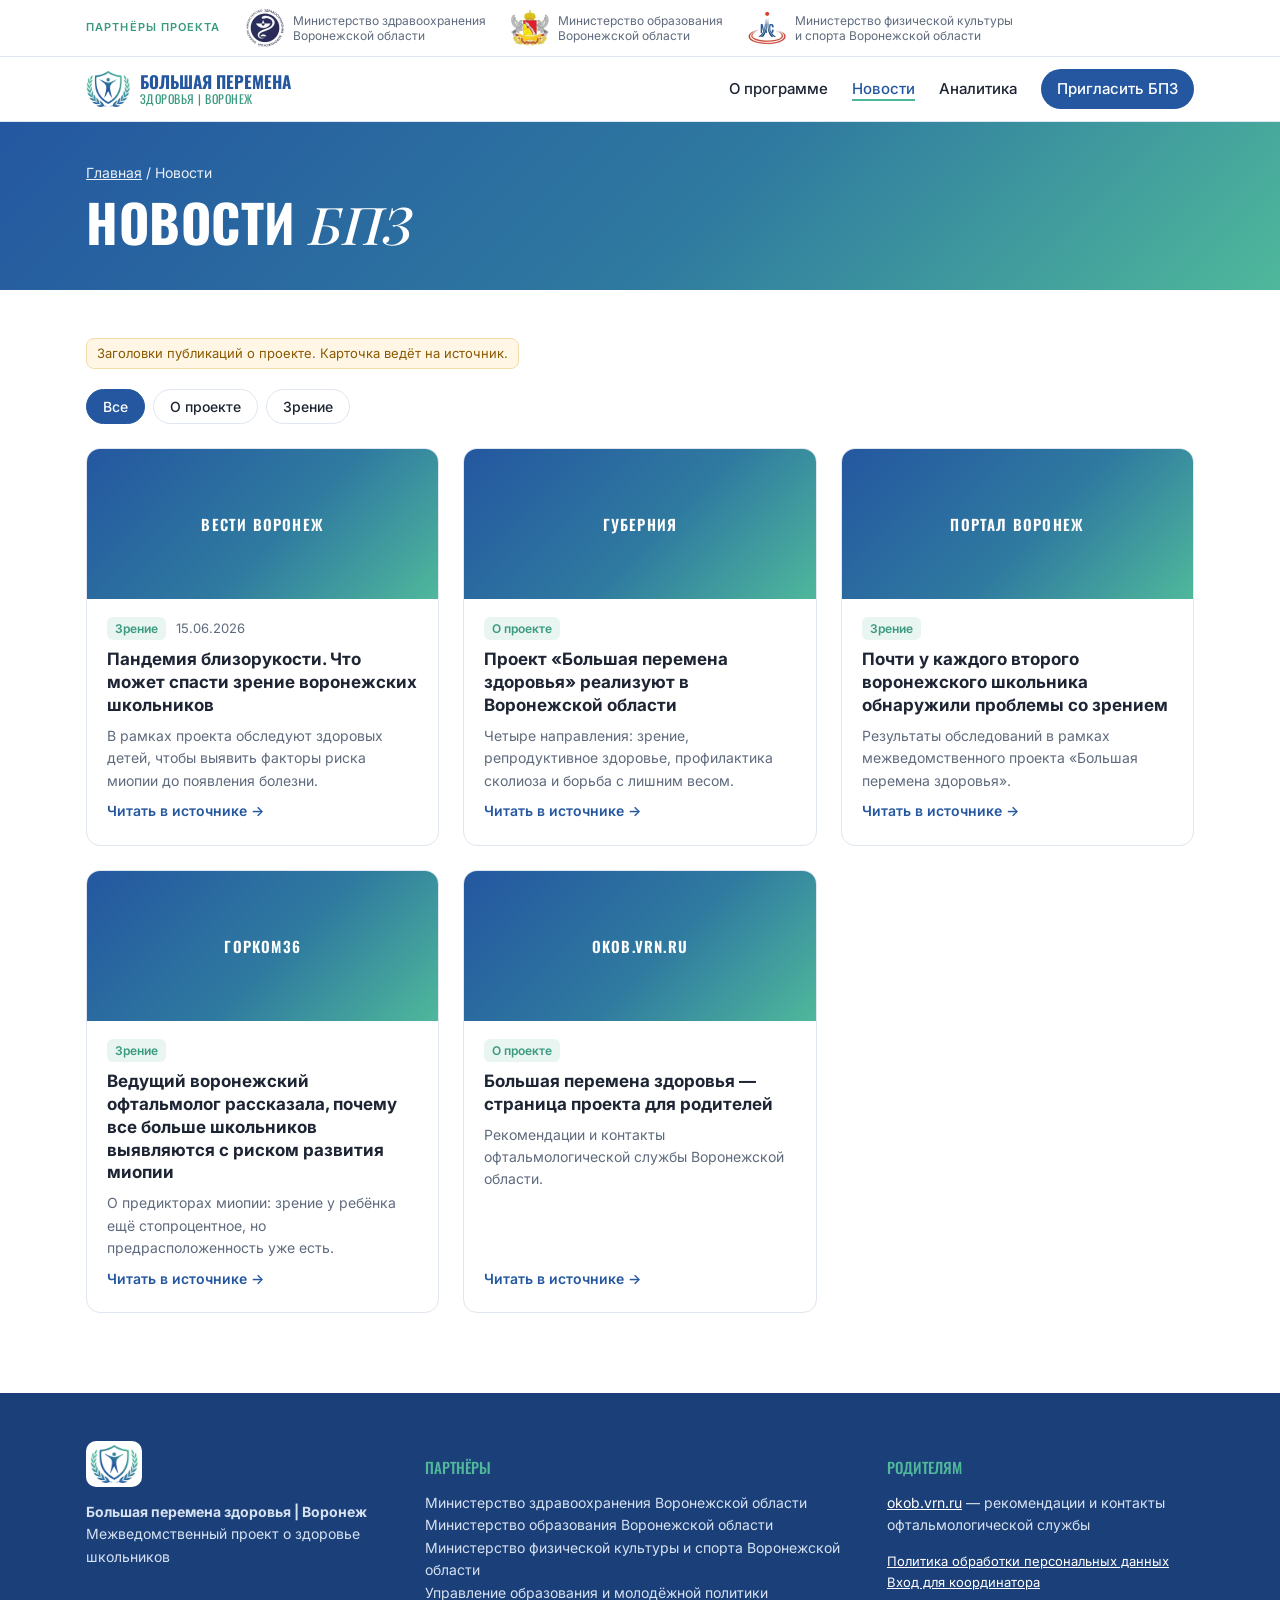
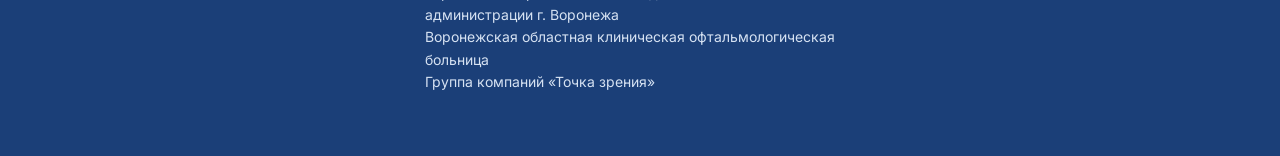
<file: news.html>
<!doctype html>
<html lang="ru">
<head>
<meta charset="utf-8">
<meta name="viewport" content="width=device-width, initial-scale=1">
<title>Новости · Большая перемена здоровья</title>
<meta name="description" content="Публикации о проекте «Большая перемена здоровья».">
<link rel="icon" href="assets/emblem.png">
<link rel="preconnect" href="https://fonts.googleapis.com">
<link href="https://fonts.googleapis.com/css2?family=Oswald:wght@500;700&family=Playfair+Display:ital,wght@1,500&family=Inter:wght@400;500;600&display=swap" rel="stylesheet">
<link rel="stylesheet" href="styles.css">
</head>
<body>

<div class="partners-bar">
  <div class="wrap partners-bar__in">
    <span class="partners-bar__lbl">Партнёры проекта</span>
    <ul class="partners">
      <li class="partner"><span class="partner__logo" data-abbr="МЗ"><img src="assets/partners/minzdrav.png" alt="" onerror="this.remove()"></span><span class="partner__name">Министерство здравоохранения<br>Воронежской области</span></li>
      <li class="partner"><span class="partner__logo" data-abbr="МО"><img src="assets/partners/minobr.png" alt="" onerror="this.remove()"></span><span class="partner__name">Министерство образования<br>Воронежской области</span></li>
      <li class="partner"><span class="partner__logo" data-abbr="МС"><img src="assets/partners/minsport.png" alt="" onerror="this.remove()"></span><span class="partner__name">Министерство физической культуры<br>и спорта Воронежской области</span></li>
    </ul>
  </div>
</div>

<header class="topbar">
  <div class="wrap topbar__in">
    <a href="index.html" class="brand">
      <img src="assets/emblem.png" alt="" width="44" height="36">
      <span class="brand__txt"><b>Большая перемена</b><small>здоровья | Воронеж</small></span>
    </a>
    <button class="burger" aria-label="Меню" aria-expanded="false">☰</button>
    <nav class="nav">
      <a href="about.html">О программе</a>
      <a href="news.html" aria-current="page">Новости</a>
      <a href="analytics.html">Аналитика</a>
      <a href="request.html" class="nav__cta">Пригласить БПЗ</a>
    </nav>
  </div>
</header>

<main id="top">
  <section class="page-head">
    <div class="wrap">
      <p class="crumbs"><a href="index.html">Главная</a> / Новости</p>
      <h1>Новости <em>БПЗ</em></h1>
    </div>
  </section>
  <section class="section section--first">
    <div class="wrap">
      <p class="note">Заголовки публикаций о проекте. Карточка ведёт на источник.</p>
      <div class="chips" role="tablist">
        <button class="chip is-active" data-f="all">Все</button>
        <button class="chip" data-f="project">О проекте</button>
        <button class="chip" data-f="eyes">Зрение</button>
      </div>
      <div class="news" id="newsList"></div>
    </div>
  </section>
</main>

<footer class="footer">
  <div class="wrap footer__in">
    <div>
      <img src="assets/emblem.png" alt="" width="56" height="46">
      <p><b>Большая перемена здоровья | Воронеж</b><br>Межведомственный проект о здоровье школьников</p>
    </div>
    <div>
      <p class="footer__h">Партнёры</p>
      <p>Министерство здравоохранения Воронежской области<br>Министерство образования Воронежской области<br>Министерство физической культуры и спорта Воронежской области<br>Управление образования и молодёжной политики администрации г. Воронежа<br>Воронежская областная клиническая офтальмологическая больница<br>Группа компаний «Точка зрения»</p>
    </div>
    <div>
      <p class="footer__h">Родителям</p>
      <p><a href="https://okob.vrn.ru" target="_blank" rel="noopener">okob.vrn.ru</a> — рекомендации и контакты офтальмологической службы</p>
      <p class="footer__links"><a href="politika.html">Политика обработки персональных данных</a><br><a href="login.html">Вход для координатора</a></p>
    </div>
  </div>
</footer>

<script src="store.js"></script>
<script src="app.js"></script>
</body>
</html>
</file>
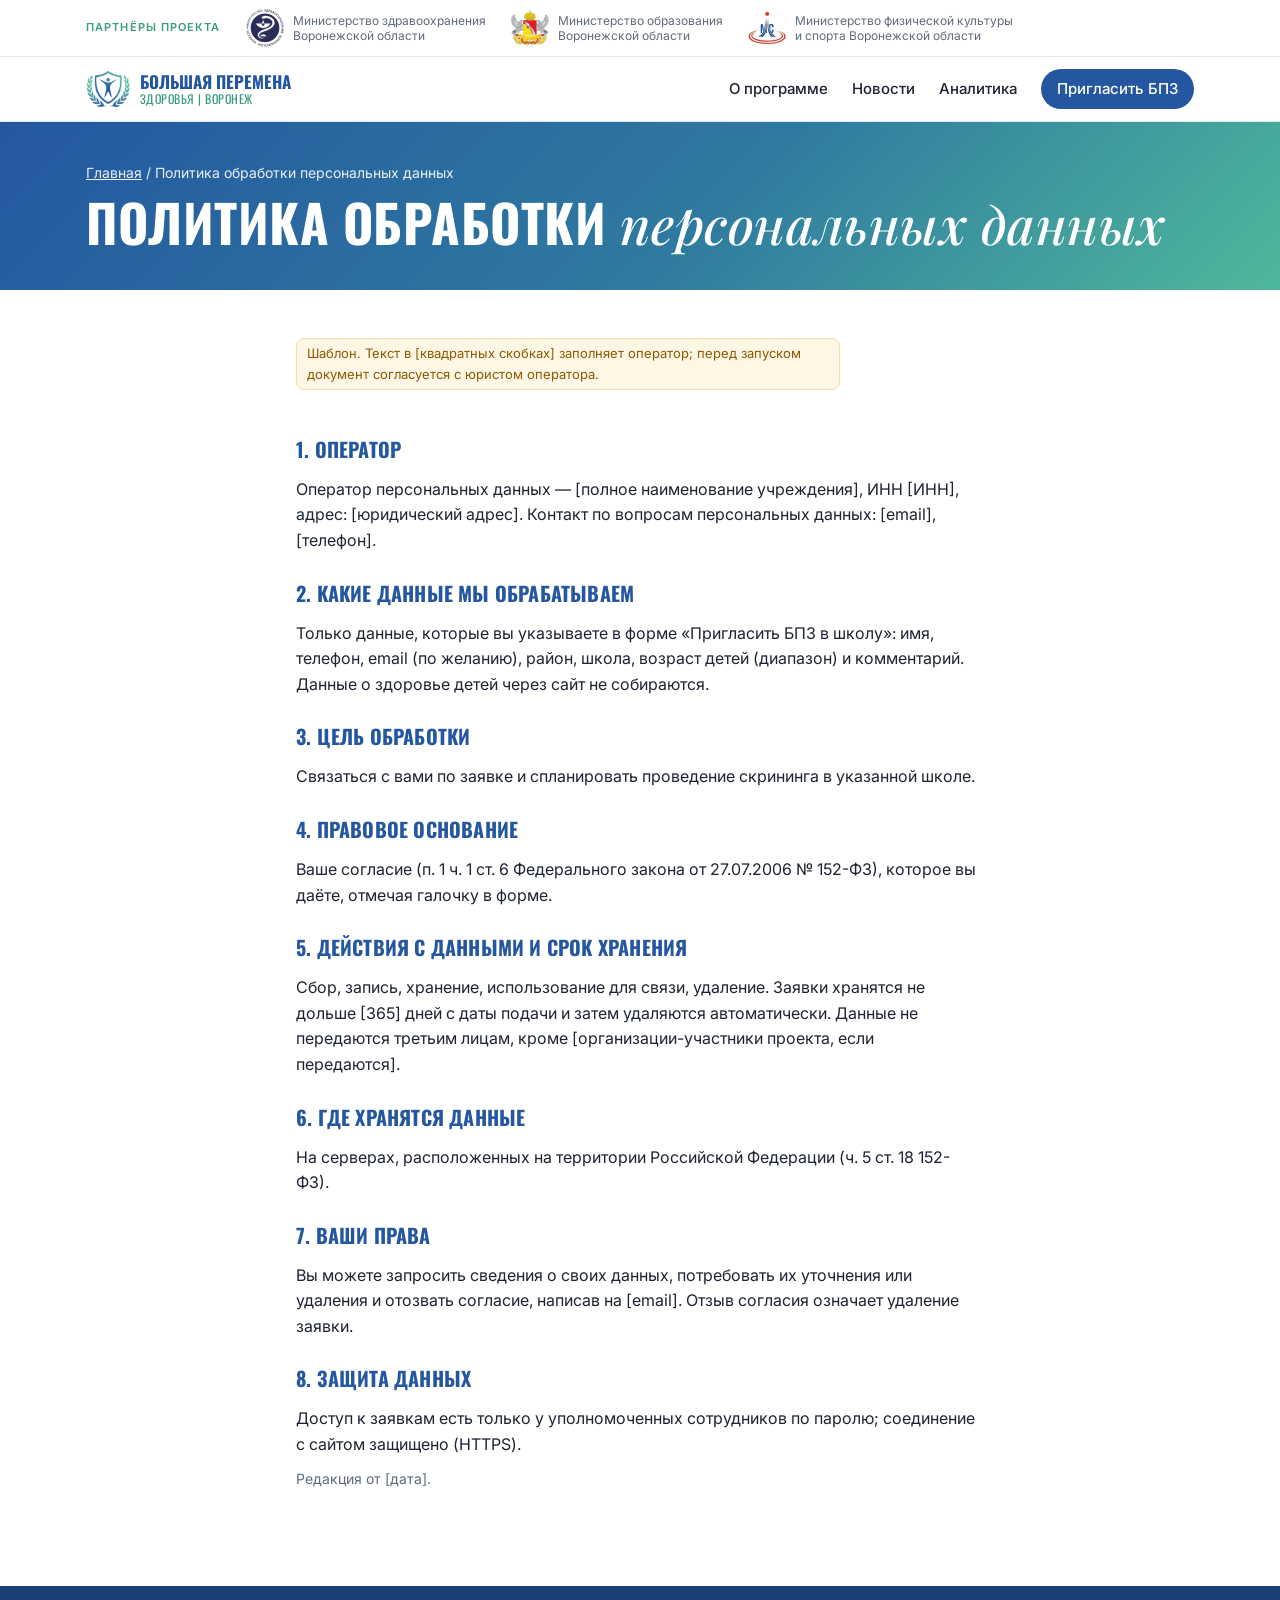
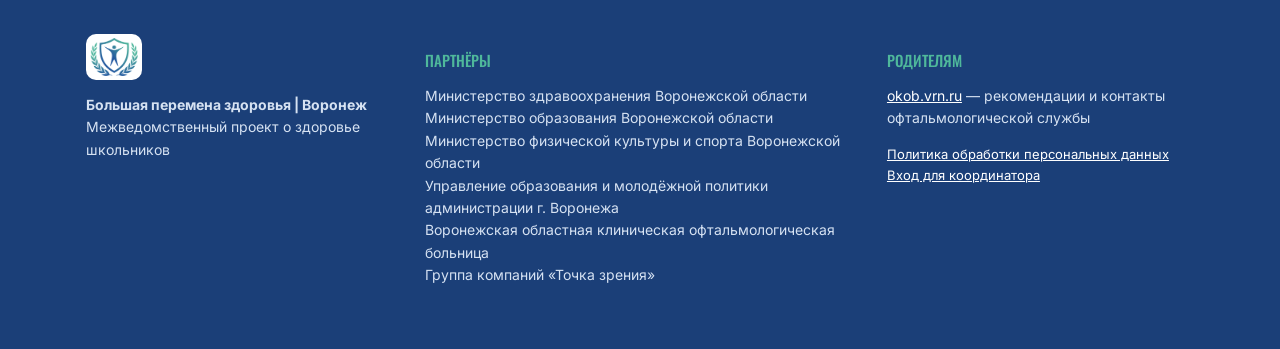
<file: politika.html>
<!doctype html>
<html lang="ru">
<head>
<meta charset="utf-8">
<meta name="viewport" content="width=device-width, initial-scale=1">
<title>Политика обработки персональных данных · Большая перемена здоровья</title>
<meta name="description" content="Политика обработки персональных данных сайта проекта.">
<link rel="icon" href="assets/emblem.png">
<link rel="preconnect" href="https://fonts.googleapis.com">
<link href="https://fonts.googleapis.com/css2?family=Oswald:wght@500;700&family=Playfair+Display:ital,wght@1,500&family=Inter:wght@400;500;600&display=swap" rel="stylesheet">
<link rel="stylesheet" href="styles.css">
</head>
<body>

<div class="partners-bar">
  <div class="wrap partners-bar__in">
    <span class="partners-bar__lbl">Партнёры проекта</span>
    <ul class="partners">
      <li class="partner"><span class="partner__logo" data-abbr="МЗ"><img src="assets/partners/minzdrav.png" alt="" onerror="this.remove()"></span><span class="partner__name">Министерство здравоохранения<br>Воронежской области</span></li>
      <li class="partner"><span class="partner__logo" data-abbr="МО"><img src="assets/partners/minobr.png" alt="" onerror="this.remove()"></span><span class="partner__name">Министерство образования<br>Воронежской области</span></li>
      <li class="partner"><span class="partner__logo" data-abbr="МС"><img src="assets/partners/minsport.png" alt="" onerror="this.remove()"></span><span class="partner__name">Министерство физической культуры<br>и спорта Воронежской области</span></li>
    </ul>
  </div>
</div>

<header class="topbar">
  <div class="wrap topbar__in">
    <a href="index.html" class="brand">
      <img src="assets/emblem.png" alt="" width="44" height="36">
      <span class="brand__txt"><b>Большая перемена</b><small>здоровья | Воронеж</small></span>
    </a>
    <button class="burger" aria-label="Меню" aria-expanded="false">☰</button>
    <nav class="nav">
      <a href="about.html">О программе</a>
      <a href="news.html">Новости</a>
      <a href="analytics.html">Аналитика</a>
      <a href="request.html" class="nav__cta">Пригласить БПЗ</a>
    </nav>
  </div>
</header>

<main id="top">
  <section class="page-head">
    <div class="wrap">
      <p class="crumbs"><a href="index.html">Главная</a> / Политика обработки персональных данных</p>
      <h1>Политика обработки <em>персональных данных</em></h1>
    </div>
  </section>
  <section class="section section--first">
    <div class="wrap narrow prose">
      <p class="note">Шаблон. Текст в [квадратных скобках] заполняет оператор; перед запуском документ согласуется с юристом оператора.</p>
      <h3>1. Оператор</h3>
      <p>Оператор персональных данных — [полное наименование учреждения], ИНН [ИНН], адрес: [юридический адрес]. Контакт по вопросам персональных данных: [email], [телефон].</p>
      <h3>2. Какие данные мы обрабатываем</h3>
      <p>Только данные, которые вы указываете в форме «Пригласить БПЗ в школу»: имя, телефон, email (по желанию), район, школа, возраст детей (диапазон) и комментарий. Данные о здоровье детей через сайт не собираются.</p>
      <h3>3. Цель обработки</h3>
      <p>Связаться с вами по заявке и спланировать проведение скрининга в указанной школе.</p>
      <h3>4. Правовое основание</h3>
      <p>Ваше согласие (п. 1 ч. 1 ст. 6 Федерального закона от 27.07.2006 № 152-ФЗ), которое вы даёте, отмечая галочку в форме.</p>
      <h3>5. Действия с данными и срок хранения</h3>
      <p>Сбор, запись, хранение, использование для связи, удаление. Заявки хранятся не дольше [365] дней с даты подачи и затем удаляются автоматически. Данные не передаются третьим лицам, кроме [организации-участники проекта, если передаются].</p>
      <h3>6. Где хранятся данные</h3>
      <p>На серверах, расположенных на территории Российской Федерации (ч. 5 ст. 18 152-ФЗ).</p>
      <h3>7. Ваши права</h3>
      <p>Вы можете запросить сведения о своих данных, потребовать их уточнения или удаления и отозвать согласие, написав на [email]. Отзыв согласия означает удаление заявки.</p>
      <h3>8. Защита данных</h3>
      <p>Доступ к заявкам есть только у уполномоченных сотрудников по паролю; соединение с сайтом защищено (HTTPS).</p>
      <p class="muted">Редакция от [дата].</p>
    </div>
  </section>
</main>

<footer class="footer">
  <div class="wrap footer__in">
    <div>
      <img src="assets/emblem.png" alt="" width="56" height="46">
      <p><b>Большая перемена здоровья | Воронеж</b><br>Межведомственный проект о здоровье школьников</p>
    </div>
    <div>
      <p class="footer__h">Партнёры</p>
      <p>Министерство здравоохранения Воронежской области<br>Министерство образования Воронежской области<br>Министерство физической культуры и спорта Воронежской области<br>Управление образования и молодёжной политики администрации г. Воронежа<br>Воронежская областная клиническая офтальмологическая больница<br>Группа компаний «Точка зрения»</p>
    </div>
    <div>
      <p class="footer__h">Родителям</p>
      <p><a href="https://okob.vrn.ru" target="_blank" rel="noopener">okob.vrn.ru</a> — рекомендации и контакты офтальмологической службы</p>
      <p class="footer__links"><a href="politika.html">Политика обработки персональных данных</a><br><a href="login.html">Вход для координатора</a></p>
    </div>
  </div>
</footer>

<script src="store.js"></script>
<script src="app.js"></script>
</body>
</html>
</file>
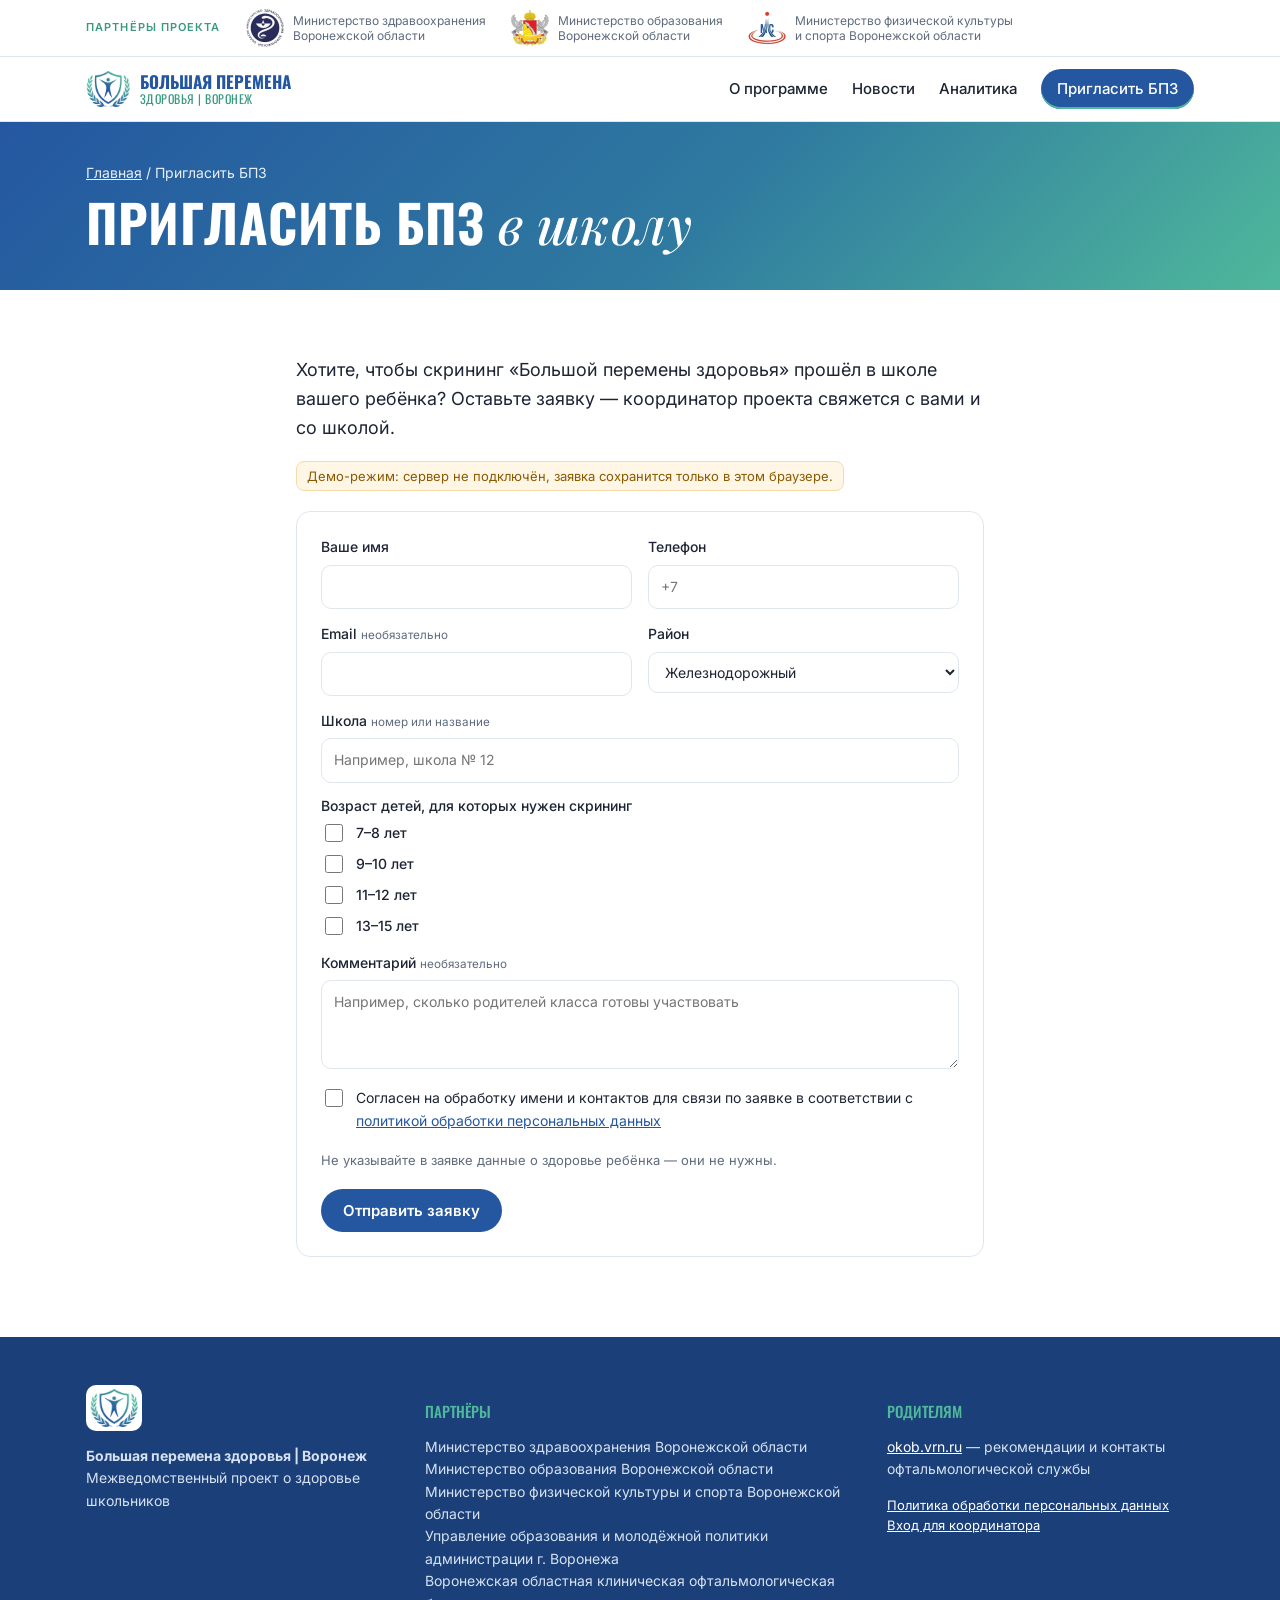
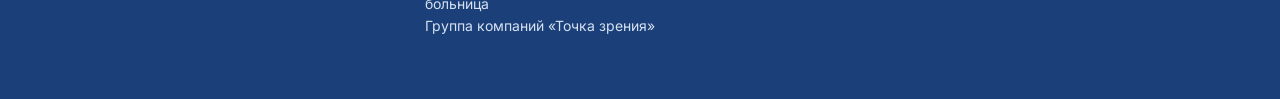
<file: request.html>
<!doctype html>
<html lang="ru">
<head>
<meta charset="utf-8">
<meta name="viewport" content="width=device-width, initial-scale=1">
<title>Пригласить БПЗ · Большая перемена здоровья</title>
<meta name="description" content="Заявка родителей на проведение скрининга в школе.">
<link rel="icon" href="assets/emblem.png">
<link rel="preconnect" href="https://fonts.googleapis.com">
<link href="https://fonts.googleapis.com/css2?family=Oswald:wght@500;700&family=Playfair+Display:ital,wght@1,500&family=Inter:wght@400;500;600&display=swap" rel="stylesheet">
<link rel="stylesheet" href="styles.css">
</head>
<body>

<div class="partners-bar">
  <div class="wrap partners-bar__in">
    <span class="partners-bar__lbl">Партнёры проекта</span>
    <ul class="partners">
      <li class="partner"><span class="partner__logo" data-abbr="МЗ"><img src="assets/partners/minzdrav.png" alt="" onerror="this.remove()"></span><span class="partner__name">Министерство здравоохранения<br>Воронежской области</span></li>
      <li class="partner"><span class="partner__logo" data-abbr="МО"><img src="assets/partners/minobr.png" alt="" onerror="this.remove()"></span><span class="partner__name">Министерство образования<br>Воронежской области</span></li>
      <li class="partner"><span class="partner__logo" data-abbr="МС"><img src="assets/partners/minsport.png" alt="" onerror="this.remove()"></span><span class="partner__name">Министерство физической культуры<br>и спорта Воронежской области</span></li>
    </ul>
  </div>
</div>

<header class="topbar">
  <div class="wrap topbar__in">
    <a href="index.html" class="brand">
      <img src="assets/emblem.png" alt="" width="44" height="36">
      <span class="brand__txt"><b>Большая перемена</b><small>здоровья | Воронеж</small></span>
    </a>
    <button class="burger" aria-label="Меню" aria-expanded="false">☰</button>
    <nav class="nav">
      <a href="about.html">О программе</a>
      <a href="news.html">Новости</a>
      <a href="analytics.html">Аналитика</a>
      <a href="request.html" class="nav__cta" aria-current="page">Пригласить БПЗ</a>
    </nav>
  </div>
</header>

<main id="top">
  <section class="page-head">
    <div class="wrap">
      <p class="crumbs"><a href="index.html">Главная</a> / Пригласить БПЗ</p>
      <h1>Пригласить БПЗ <em>в школу</em></h1>
    </div>
  </section>
  <section class="section section--first">
    <div class="wrap narrow">
      <p class="intro">Хотите, чтобы скрининг «Большой перемены здоровья» прошёл в школе вашего ребёнка? Оставьте заявку — координатор проекта свяжется с вами и со школой.</p>
      <p class="note" id="rqDemo" hidden>Демо-режим: сервер не подключён, заявка сохранится только в этом браузере.</p>
      <form id="requestForm" class="card form" novalidate>
        <label class="hp" aria-hidden="true">Не заполняйте это поле <input id="rqWebsite" tabindex="-1" autocomplete="off"></label>
        <div class="fields">
          <label class="field"><span>Ваше имя</span><input id="rqName" required autocomplete="name"></label>
          <label class="field"><span>Телефон</span><input id="rqPhone" type="tel" required autocomplete="tel" placeholder="+7"></label>
          <label class="field"><span>Email <small>необязательно</small></span><input id="rqEmail" type="email" autocomplete="email"></label>
          <label class="field"><span>Район</span>
            <select id="rqDistrict"><option>Железнодорожный</option><option>Коминтерновский</option><option>Левобережный</option><option>Ленинский</option><option>Советский</option><option>Центральный</option><option>Другой населённый пункт</option></select></label>
          <label class="field field--wide"><span>Школа <small>номер или название</small></span><input id="rqSchool" required placeholder="Например, школа № 12"></label>
          <fieldset class="field field--wide ages">
            <legend>Возраст детей, для которых нужен скрининг</legend>
            <label class="check"><input type="checkbox" name="age" value="7–8 лет"><span>7–8 лет</span></label>
            <label class="check"><input type="checkbox" name="age" value="9–10 лет"><span>9–10 лет</span></label>
            <label class="check"><input type="checkbox" name="age" value="11–12 лет"><span>11–12 лет</span></label>
            <label class="check"><input type="checkbox" name="age" value="13–15 лет"><span>13–15 лет</span></label>
          </fieldset>
          <label class="field field--wide"><span>Комментарий <small>необязательно</small></span><textarea id="rqComment" rows="3" placeholder="Например, сколько родителей класса готовы участвовать"></textarea></label>
        </div>
        <label class="check"><input type="checkbox" id="rqConsent" required><span>Согласен на обработку имени и контактов для связи по заявке в соответствии с <a href="politika.html" target="_blank">политикой обработки персональных данных</a></span></label>
        <p class="hint">Не указывайте в заявке данные о здоровье ребёнка — они не нужны.</p>
        <p class="form__error" id="rqError" hidden></p>
        <button class="btn btn--primary" type="submit" id="rqSubmit">Отправить заявку</button>
      </form>
      <div class="card empty" id="rqDone" hidden>
        <h3>Заявка отправлена</h3>
        <p>Спасибо! Координатор проекта свяжется с вами по указанному телефону. Чем больше родителей одной школы оставят заявки, тем быстрее БПЗ приедет.</p>
        <a class="btn btn--outline" href="index.html">На главную</a>
      </div>
    </div>
  </section>
</main>

<footer class="footer">
  <div class="wrap footer__in">
    <div>
      <img src="assets/emblem.png" alt="" width="56" height="46">
      <p><b>Большая перемена здоровья | Воронеж</b><br>Межведомственный проект о здоровье школьников</p>
    </div>
    <div>
      <p class="footer__h">Партнёры</p>
      <p>Министерство здравоохранения Воронежской области<br>Министерство образования Воронежской области<br>Министерство физической культуры и спорта Воронежской области<br>Управление образования и молодёжной политики администрации г. Воронежа<br>Воронежская областная клиническая офтальмологическая больница<br>Группа компаний «Точка зрения»</p>
    </div>
    <div>
      <p class="footer__h">Родителям</p>
      <p><a href="https://okob.vrn.ru" target="_blank" rel="noopener">okob.vrn.ru</a> — рекомендации и контакты офтальмологической службы</p>
      <p class="footer__links"><a href="politika.html">Политика обработки персональных данных</a><br><a href="login.html">Вход для координатора</a></p>
    </div>
  </div>
</footer>

<script src="store.js"></script>
<script src="app.js"></script>
<script src="request.js"></script>
</body>
</html>
</file>
<file: styles.css>
:root {
  --blue: #2457a0;
  --blue-d: #1b3f78;
  --teal: #4fb89b;
  --teal-d: #3a9a80;
  --ink: #1d2433;
  --muted: #5f6b7d;
  --line: #dfe6ef;
  --bg: #ffffff;
  --tint: #f2f7fa;
  --radius: 14px;
  --grad: linear-gradient(135deg, var(--blue) 0%, #2f7aa0 55%, var(--teal) 100%);
  --accent-text: #2457a0;
  --surface: #ffffff;
  --header: rgba(255,255,255,.95);
  --goal: #eef8f4;
  --tag-bg: #e8f5f0;
  --track: #e5ecf5;
  --note-bg: #fff6e5;
  --note-fg: #8a5a00;
  --note-line: #f3dca8;
  --rail-future: #b9c6d6;
  --ok-bg: #e6f5ef; --ok-fg: #1f7a5c;
  --warn-bg: #fff3dc; --warn-fg: #8a5a00;
  --crit-bg: #fde8e6; --crit-fg: #b3261e;
  --none-bg: #eef1f5;
}
@media (prefers-color-scheme: dark) {
  :root:not([data-theme="light"]) {
    --ink: #e4eaf3; --muted: #9aa8bb; --line: #2a3648; --bg: #0f1724; --tint: #131d2d;
    --accent-text: #8db8f0; --teal-d: #63c9ab; --surface: #172233; --header: rgba(15,23,36,.95);
    --goal: #16302b; --tag-bg: #1b3a33; --track: #26344a;
    --note-bg: #33270f; --note-fg: #f0c873; --note-line: #5a4519; --rail-future: #4a5a70; --ok-bg: #14342b; --ok-fg: #6fd3ae; --warn-bg: #3a2c10; --warn-fg: #f0c873; --crit-bg: #3d1a18; --crit-fg: #ff9a90; --none-bg: #222e40; color-scheme: dark;
  }
}
:root[data-theme="dark"] {
  --ink: #e4eaf3; --muted: #9aa8bb; --line: #2a3648; --bg: #0f1724; --tint: #131d2d;
  --accent-text: #8db8f0; --teal-d: #63c9ab; --surface: #172233; --header: rgba(15,23,36,.95);
  --goal: #16302b; --tag-bg: #1b3a33; --track: #26344a;
  --note-bg: #33270f; --note-fg: #f0c873; --note-line: #5a4519; --rail-future: #4a5a70; --ok-bg: #14342b; --ok-fg: #6fd3ae; --warn-bg: #3a2c10; --warn-fg: #f0c873; --crit-bg: #3d1a18; --crit-fg: #ff9a90; --none-bg: #222e40; color-scheme: dark;
}

*, *::before, *::after { box-sizing: border-box; }
[hidden] { display: none !important; }
html { scroll-behavior: smooth; scroll-padding-top: 72px; }
body { margin: 0; font: 16px/1.6 Inter, system-ui, sans-serif; color: var(--ink); background: var(--bg); }
img { max-width: 100%; display: block; }
a { color: var(--accent-text); }
a:focus-visible, button:focus-visible { outline: 3px solid var(--teal); outline-offset: 2px; }
@media (prefers-reduced-motion: reduce) { html { scroll-behavior: auto; } .post { transition: none; } }
.wrap { max-width: 1140px; margin: 0 auto; padding: 0 16px; }

h1, h2, h3 { font-family: Oswald, sans-serif; text-transform: uppercase; letter-spacing: .01em; line-height: 1.15; margin: 0 0 .5em; }
h1 em, h2 em { font-family: "Playfair Display", serif; font-style: italic; text-transform: none; font-weight: 500; }
h2 { font-size: clamp(28px, 4vw, 40px); color: var(--accent-text); }
h3 { font-size: 20px; color: var(--accent-text); }
.sub { margin-top: 48px; }
.eyebrow { font: 600 13px/1 Inter, sans-serif; text-transform: uppercase; letter-spacing: .12em; margin: 0 0 12px; opacity: .85; }
.eyebrow--teal { color: var(--teal-d); opacity: 1; }
.intro { font-size: 18px; max-width: 820px; }
.muted { color: var(--muted); font-size: 14px; margin: -6px 0 16px; }
.note { display: inline-block; background: var(--note-bg); color: var(--note-fg); border: 1px solid var(--note-line); border-radius: 8px; padding: 4px 10px; font-size: 13px; margin: 0 0 20px; }

/* top bar */
.topbar { position: sticky; top: env(safe-area-inset-top, 0px); z-index: 10; background: var(--header); backdrop-filter: blur(8px); border-bottom: 1px solid var(--line); }
.topbar__in { display: flex; align-items: center; justify-content: space-between; height: 64px; }
.brand { display: flex; align-items: center; gap: 10px; text-decoration: none; color: var(--accent-text); }
.brand img { width: 44px; height: auto; }
.brand__txt { display: flex; flex-direction: column; font-family: Oswald, sans-serif; text-transform: uppercase; line-height: 1.1; }
.brand__txt b { font-weight: 700; font-size: 17px; }
.brand__txt small { font-size: 12px; letter-spacing: .04em; color: var(--teal-d); }
.nav { display: flex; gap: 24px; align-items: center; }
.nav a { text-decoration: none; color: var(--ink); font-weight: 500; font-size: 15px; }
.nav a:hover { color: var(--accent-text); }
.nav__cta { background: var(--blue); color: #fff !important; padding: 8px 16px; border-radius: 999px; }
.burger { display: none; background: none; border: 0; font-size: 26px; color: var(--accent-text); cursor: pointer; }

/* hero */
.hero { background: var(--grad); color: #fff; padding: 72px 0; overflow: hidden; }
.hero__in { display: grid; grid-template-columns: 1.3fr 1fr; gap: 40px; align-items: center; }
.hero h1 { font-size: clamp(36px, 6vw, 64px); color: #fff; }
.lead { font-size: 19px; max-width: 560px; opacity: .95; }
.hero__logo { background: #fff; border-radius: 24px; padding: 24px; max-width: 340px; justify-self: center; box-shadow: 0 20px 50px rgba(0,0,0,.18); }
.hero__btns { display: flex; flex-wrap: wrap; gap: 12px; margin-top: 28px; }
.btn { display: inline-block; padding: 12px 22px; border-radius: 999px; font-weight: 600; text-decoration: none; }
.btn--light { background: #fff; color: var(--blue); }
.btn--ghost { border: 2px solid rgba(255,255,255,.8); color: #fff; }

/* sections */
.section { padding: 80px 0; }
.section--tint { background: var(--tint); }
.grid2 { display: grid; grid-template-columns: 1fr 1fr; gap: 24px; margin: 28px 0 24px; }
.card { background: var(--surface); border: 1px solid var(--line); border-radius: var(--radius); padding: 24px; }
.card--goal { border-color: var(--teal); background: linear-gradient(180deg, var(--goal), var(--surface) 60%); }
.ticks, .steps { margin: 0; padding: 0; list-style: none; }
.ticks li { position: relative; padding-left: 30px; margin-bottom: 12px; }
.ticks li::before { content: "✓"; position: absolute; left: 0; top: 0; width: 20px; height: 20px; border-radius: 50%; background: var(--teal); color: #fff; font-size: 12px; display: grid; place-items: center; margin-top: 3px; }
.steps { counter-reset: s; }
.steps li { counter-increment: s; position: relative; padding-left: 38px; margin-bottom: 12px; }
.steps li::before { content: counter(s); position: absolute; left: 0; top: 1px; width: 26px; height: 26px; border-radius: 50%; background: var(--blue); color: #fff; font-weight: 600; font-size: 13px; display: grid; place-items: center; }

/* timeline */
.timeline { list-style: none; margin: 0; padding: 0; display: grid; grid-template-columns: repeat(5, 1fr); gap: 16px; position: relative; }
/* rail: segments between dots; filled up to the current stage, dashed after it */
.timeline li:not(:last-child)::after { content: ""; position: absolute; top: 9px; left: 21px; width: calc(100% - 5px); height: 3px; border-radius: 3px;
  background: repeating-linear-gradient(90deg, var(--rail-future) 0 6px, transparent 6px 12px); }
.timeline li:has(~ li.is-now)::after { background: var(--blue); }
.timeline li:has(+ li.is-now)::after { background: linear-gradient(90deg, var(--blue), var(--teal)); }
.timeline li.is-now ~ li::before { border-color: var(--rail-future); }
.timeline li.is-now ~ li time { color: var(--muted); }
.timeline li { position: relative; padding-top: 32px; display: flex; flex-direction: column; gap: 4px; font-size: 14px; }
.timeline li::before { content: ""; position: absolute; top: 0; left: 0; width: 21px; height: 21px; border-radius: 50%; background: var(--surface); border: 4px solid var(--blue); }
.timeline li.is-now::before { background: var(--teal); border-color: var(--teal); box-shadow: 0 0 0 6px rgba(79,184,155,.25); }
.timeline time { font-family: Oswald, sans-serif; color: var(--teal-d); text-transform: uppercase; font-size: 15px; }
.timeline b { color: var(--accent-text); }
.timeline span { color: var(--muted); }

/* schedule */
.table-scroll { overflow-x: auto; }
.sched { width: 100%; min-width: 560px; border-collapse: collapse; background: var(--surface); border-radius: var(--radius); overflow: hidden; border: 1px solid var(--line); }
.sched th, .sched td { padding: 12px 8px; text-align: center; border-bottom: 1px solid var(--line); }
.sched thead th { background: var(--blue); color: #fff; font: 500 14px Oswald, sans-serif; text-transform: uppercase; }
.sched tbody th { text-align: left; padding-left: 16px; font-weight: 600; color: var(--accent-text); }
.sched td.on::after { content: ""; display: inline-block; width: 16px; height: 16px; border-radius: 50%; background: var(--teal-d); }
.sched td.rep { color: #d9822b; font-size: 13px; font-weight: 600; }

/* news */
.chips { display: flex; flex-wrap: wrap; gap: 8px; margin-bottom: 24px; }
.chip { border: 1px solid var(--line); background: var(--surface); padding: 8px 16px; border-radius: 999px; font: 500 14px Inter, sans-serif; cursor: pointer; color: var(--ink); }
.chip.is-active { background: var(--blue); border-color: var(--blue); color: #fff; }
.news { display: grid; grid-template-columns: repeat(3, 1fr); gap: 24px; }
.post { background: var(--surface); border-radius: var(--radius); overflow: hidden; border: 1px solid var(--line); display: flex; flex-direction: column; transition: transform .15s, box-shadow .15s; }
.post:hover { transform: translateY(-3px); box-shadow: 0 12px 30px rgba(36,87,160,.12); }
.post__img { height: 150px; background: var(--grad); display: grid; place-items: center; font-size: 44px; }
.post__body { padding: 18px 20px 22px; display: flex; flex-direction: column; gap: 8px; flex: 1; }
.post__meta { font-size: 13px; color: var(--muted); display: flex; gap: 10px; align-items: center; }
.tag { background: var(--tag-bg); color: var(--teal-d); padding: 2px 8px; border-radius: 6px; font-weight: 600; font-size: 12px; }
.post h4 { margin: 0; font-size: 17px; line-height: 1.35; }
.post p { margin: 0; color: var(--muted); font-size: 14px; }
.post a { margin-top: auto; font-weight: 600; text-decoration: none; font-size: 14px; }

/* analytics */
.kpis { display: grid; grid-template-columns: repeat(4, 1fr); gap: 16px; margin-top: 8px; }
.kpi { background: var(--grad); color: #fff; border-radius: var(--radius); padding: 22px; display: flex; flex-direction: column; }
.kpi__v { font: 700 38px/1.1 Oswald, sans-serif; }
.kpi__l { font-size: 14px; opacity: .9; }
.bars { display: flex; align-items: flex-end; gap: 16px; height: 220px; padding-top: 10px; border-bottom: 1px solid var(--line); }
.bar { flex: 1; height: 100%; display: flex; flex-direction: column; justify-content: flex-end; align-items: center; position: relative; }
.bar__plan { position: absolute; bottom: 0; width: 70%; background: var(--track); border-radius: 6px 6px 0 0; }
.bar__fact { position: relative; width: 70%; background: var(--blue); border-radius: 6px 6px 0 0; }
.bar__v { position: relative; font-size: 12px; font-weight: 600; color: var(--accent-text); margin-bottom: 4px; }
.bar__x { display: flex; gap: 16px; margin-top: 8px; }
.bar__x span { flex: 1; text-align: center; font-size: 13px; color: var(--muted); }
.donut-wrap { display: flex; align-items: center; gap: 28px; flex-wrap: wrap; }
.donut { width: 180px; height: 180px; transform: rotate(-90deg); }
.legend { list-style: none; margin: 0; padding: 0; display: flex; flex-direction: column; gap: 10px; font-size: 14px; }
.legend i { display: inline-block; width: 12px; height: 12px; border-radius: 3px; margin-right: 8px; vertical-align: -1px; }
.legend b { font-family: Oswald, sans-serif; font-size: 18px; margin-right: 6px; }
.hbars { display: flex; flex-direction: column; gap: 14px; }
.hbar { display: grid; grid-template-columns: 260px 1fr 48px; gap: 12px; align-items: center; font-size: 14px; }
.hbar__track { height: 12px; background: var(--track); border-radius: 6px; overflow: hidden; }
.hbar__fill { height: 100%; background: linear-gradient(90deg, var(--blue), var(--teal)); border-radius: 6px; }
.hbar b { text-align: right; color: var(--accent-text); }

/* footer */
.footer { background: var(--blue-d); color: #d6e2f2; padding: 48px 0; font-size: 14px; }
.footer__in { display: grid; grid-template-columns: 1fr 1.4fr 1fr; gap: 32px; }
.footer img { background: #fff; border-radius: 10px; padding: 4px; margin-bottom: 12px; }
.footer a { color: #fff; }
.footer__h { font: 500 15px Oswald, sans-serif; text-transform: uppercase; color: var(--teal); margin-bottom: 8px; }

/* responsive */
@media (max-width: 900px) {
  .hero__in, .grid2, .footer__in { grid-template-columns: 1fr; }
  .hero__logo { max-width: 240px; }
  .news { grid-template-columns: 1fr 1fr; }
  .kpis { grid-template-columns: 1fr 1fr; }
  .timeline { grid-template-columns: 1fr; gap: 20px; padding-left: 36px; }
  .timeline li:not(:last-child)::after { top: 23px; left: -27px; width: 3px; height: calc(100% - 1px);
    background: repeating-linear-gradient(180deg, var(--rail-future) 0 6px, transparent 6px 12px); }
  .timeline li:has(+ li.is-now)::after { background: linear-gradient(180deg, var(--blue), var(--teal)); }
  .timeline li { padding-top: 0; }
  .timeline li::before { left: -36px; top: 2px; }
  .hbar { grid-template-columns: 1fr 48px; }
  .hbar span { grid-column: 1 / -1; }
}
@media (max-width: 720px) {
  .burger { display: block; }
  .nav { display: none; position: absolute; top: 64px; left: 0; right: 0; background: var(--surface); flex-direction: column; align-items: stretch; gap: 0; border-bottom: 1px solid var(--line); }
  .nav.is-open { display: flex; }
  .nav a { padding: 14px 16px; border-top: 1px solid var(--line); }
  .nav__cta { border-radius: 0; }
  .news { grid-template-columns: 1fr; }
  .section { padding: 56px 0; }
  .hero { padding: 48px 0; }
}

/* directions */
.dirs { display: grid; grid-template-columns: repeat(4, 1fr); gap: 16px; margin-bottom: 8px; }
.dir { display: flex; flex-direction: column; gap: 4px; padding: 18px 20px; border-radius: var(--radius); border: 1px solid var(--line); background: var(--surface); font-size: 14px; color: var(--muted); }
.dir b { font: 600 18px Oswald, sans-serif; text-transform: uppercase; color: var(--accent-text); }
.dir--main { background: var(--grad); border-color: transparent; color: #fff; }
.dir--main b { color: #fff; }
@media (max-width: 900px) { .dirs { grid-template-columns: 1fr 1fr; } }
@media (max-width: 480px) { .dirs { grid-template-columns: 1fr; } }
.post__img { color: #fff; font: 600 15px Oswald, sans-serif; text-transform: uppercase; letter-spacing: .08em; }

/* multi-page */
.nav a[aria-current="page"] { color: var(--accent-text); box-shadow: inset 0 -2px 0 var(--teal); }
.page-head { background: var(--grad); color: #fff; padding-block: 40px 36px; }
.page-head h1 { color: #fff; font-size: clamp(32px, 5vw, 52px); margin: 0; }
.crumbs { margin: 0 0 8px; font-size: 14px; opacity: .9; }
.crumbs a { color: #fff; }
.section--first { padding-top: 48px; }
.section__head { display: flex; flex-wrap: wrap; align-items: baseline; justify-content: space-between; gap: 8px 24px; margin-bottom: 8px; }
.section__head h2 { margin: 0; }
.more { font-weight: 600; text-decoration: none; white-space: nowrap; }
.more:hover { text-decoration: underline; }
.timeline--short { grid-template-columns: repeat(3, 1fr); margin-top: 32px; }
@media (max-width: 900px) {
  .timeline--short { grid-template-columns: 1fr; }
  .nav a[aria-current="page"] { box-shadow: inset 3px 0 0 var(--teal); }
}

/* partner ministries strip */
.partners-bar { background: var(--surface); border-bottom: 1px solid var(--line); font-size: 12px; color: var(--muted); }
.partners-bar__in { display: flex; align-items: center; gap: 12px 24px; padding-block: 8px; flex-wrap: wrap; }
.partners-bar__lbl { text-transform: uppercase; letter-spacing: .1em; font-weight: 600; font-size: 11px; color: var(--teal-d); }
.partners { list-style: none; margin: 0; padding: 0; display: flex; flex-wrap: wrap; gap: 8px 24px; }
.partner { display: flex; align-items: center; gap: 8px; line-height: 1.25; }
.partner__logo { position: relative; flex: none; width: 40px; height: 40px; border-radius: 50%; display: grid; place-items: center; background: var(--tint); border: 1px dashed var(--line); overflow: hidden; }
.partner__logo::before { content: attr(data-abbr); font: 600 11px Oswald, sans-serif; color: var(--accent-text); }
.partner__logo img { position: absolute; inset: 0; width: 100%; height: 100%; object-fit: contain; background: var(--surface); }
.partner__logo:has(img), .partner__logo:has(img) img { background: transparent; }
.partner__logo:has(img) { border: 0; border-radius: 0; }
@media (max-width: 720px) {
  .partners-bar__lbl { display: none; }
  .partners { flex-direction: column; gap: 6px; }
  .partner { font-size: 12px; }
  .partner__logo { width: 32px; height: 32px; }
}

/* account: forms */
.narrow { max-width: 720px; }
.form { display: flex; flex-direction: column; gap: 18px; }
.form fieldset { border: 0; padding: 0; margin: 0; }
.form legend { font: 500 16px Oswald, sans-serif; text-transform: uppercase; color: var(--accent-text); margin-bottom: 10px; padding: 0; }
.fields { display: grid; grid-template-columns: 1fr 1fr; gap: 14px 16px; }
.fields > legend { grid-column: 1 / -1; }
.fields--one { grid-template-columns: 1fr; }
.field { display: flex; flex-direction: column; gap: 6px; font-size: 14px; font-weight: 500; min-width: 0; }
.field small { color: var(--muted); font-weight: 400; }
.field input, .field select, .field textarea { font: inherit; font-weight: 400; color: var(--ink); background: var(--bg); border: 1px solid var(--line); border-radius: 10px; padding: 10px 12px; width: 100%; }
.field input:focus, .field select:focus, .field textarea:focus { outline: 2px solid var(--teal); outline-offset: 0; border-color: var(--teal); }
.hint { grid-column: 1 / -1; margin: 0; font-size: 13px; color: var(--muted); }
.roles { display: grid; grid-template-columns: 1fr 1fr; gap: 12px; }
.roles legend { grid-column: 1 / -1; }
.role { position: relative; cursor: pointer; }
.role input { position: absolute; opacity: 0; }
.role > span { display: flex; flex-direction: column; gap: 4px; height: 100%; padding: 14px 16px; border: 2px solid var(--line); border-radius: 12px; font-size: 13px; color: var(--muted); }
.role b { font-size: 16px; color: var(--ink); }
.role input:checked + span { border-color: var(--blue); background: var(--tint); }
.role input:focus-visible + span { outline: 3px solid var(--teal); outline-offset: 2px; }
.check { display: flex; gap: 10px; align-items: flex-start; font-size: 14px; cursor: pointer; }
.check input { width: 18px; height: 18px; margin-top: 2px; accent-color: var(--blue); flex: none; }
.check small { display: block; color: var(--muted); font-size: 12px; }
.form__error { margin: 0; padding: 10px 12px; border-radius: 10px; background: var(--crit-bg); color: var(--crit-fg); font-size: 14px; }
.form__ok { margin: 0; padding: 10px 12px; border-radius: 10px; background: var(--ok-bg); color: var(--ok-fg); font-size: 14px; }
.form__group { margin: 8px 0 0; padding: 6px 12px; border-radius: 8px; background: var(--teal); color: #fff; font-weight: 600; font-size: 14px; display: flex; justify-content: space-between; gap: 8px; flex-wrap: wrap; }
.form__group small { font-weight: 400; opacity: .9; }
.form__group--med { background: var(--blue); }
.btn { cursor: pointer; font: 600 15px Inter, sans-serif; }
.btn--primary { background: var(--blue); color: #fff; border: 0; align-self: flex-start; }
.btn--outline { background: transparent; color: var(--accent-text); border: 2px solid var(--line); }
.btn--outline:hover { border-color: var(--accent-text); }
.btn--sm { padding: 6px 12px; font-size: 13px; }
.link-btn { background: none; border: 0; padding: 0; color: var(--muted); font: inherit; font-size: 13px; text-decoration: underline; cursor: pointer; align-self: flex-start; }
.demo-login { margin-top: 24px; display: flex; flex-direction: column; gap: 12px; }
.demo-login h3, .demo-login p { margin: 0; }
.demo-login__btns { display: flex; flex-wrap: wrap; gap: 10px; }
.nav__login { font-weight: 600 !important; color: var(--accent-text) !important; }

/* cabinet */
.cab-head { display: flex; justify-content: space-between; align-items: flex-end; flex-wrap: wrap; gap: 16px; margin-bottom: 24px; }
.cab-head h2 { margin: 0; }
.cab-head .muted { margin: 4px 0 0; }
.cab-medic { display: grid; grid-template-columns: minmax(0, 1fr) minmax(0, 1fr); gap: 24px; align-items: start; }
.cab-reports { margin-bottom: 24px; }
.card--alert { border-color: var(--crit-fg); background: var(--crit-bg); }
.empty { max-width: 560px; display: flex; flex-direction: column; gap: 8px; }
.empty h3, .empty p { margin: 0; }
.dl { display: grid; grid-template-columns: auto 1fr; gap: 10px 16px; margin: 0; font-size: 15px; }
.dl dt { color: var(--muted); }
.dl dd { margin: 0; min-width: 0; }
.risk { display: inline-block; padding: 3px 10px; border-radius: 999px; font-size: 12px; font-weight: 600; white-space: nowrap; }
.risk--0 { background: var(--ok-bg); color: var(--ok-fg); }
.risk--1 { background: var(--tag-bg); color: var(--teal-d); }
.risk--2 { background: var(--warn-bg); color: var(--warn-fg); }
.risk--3 { background: var(--crit-bg); color: var(--crit-fg); }
.risk--none { background: var(--none-bg); color: var(--muted); }

/* tables */
.tbl { width: 100%; border-collapse: collapse; font-size: 14px; font-variant-numeric: tabular-nums; }
.tbl th { text-align: left; font-weight: 600; color: var(--muted); font-size: 12px; text-transform: uppercase; letter-spacing: .06em; padding: 8px 10px; border-bottom: 1px solid var(--line); }
.tbl td { padding: 10px; border-bottom: 1px solid var(--line); vertical-align: middle; }
.tbl tbody tr[data-id] { cursor: pointer; }
.tbl tbody tr[data-id]:hover, .tbl tbody tr.is-active { background: var(--tint); }
.tbl tbody tr.is-active td:first-child { box-shadow: inset 3px 0 0 var(--blue); }
.tbl__act { white-space: nowrap; text-align: right; }
.tbl__act .btn + .btn { margin-left: 6px; }
.status { font-size: 12px; font-weight: 600; padding: 2px 8px; border-radius: 6px; }
.status--active { background: var(--ok-bg); color: var(--ok-fg); }
.status--pending { background: var(--warn-bg); color: var(--warn-fg); }
.status--blocked { background: var(--none-bg); color: var(--muted); }
.count { display: inline-grid; place-items: center; min-width: 20px; height: 20px; padding: 0 6px; border-radius: 999px; background: var(--crit-fg); color: #fff; font-size: 11px; margin-left: 4px; }
.progress { display: flex; align-items: center; gap: 10px; min-width: 160px; }
.progress .hbar__track { flex: 1; }
.progress span { font-size: 13px; white-space: nowrap; }
.grid2--top { align-items: start; }
.news-admin { list-style: none; margin: 0; padding: 0; display: flex; flex-direction: column; }
.news-admin li { display: flex; justify-content: space-between; align-items: center; gap: 12px; padding: 10px 0; border-bottom: 1px solid var(--line); }
.news-admin li div { display: flex; flex-direction: column; min-width: 0; }
.news-admin .muted { margin: 0; font-size: 13px; }
textarea { resize: vertical; }

@media (max-width: 900px) { .cab-medic { grid-template-columns: minmax(0, 1fr); } }
@media (max-width: 560px) { .fields, .roles { grid-template-columns: 1fr; } }

/* request form + CTA */
.field--wide { grid-column: 1 / -1; }
.ages { border: 0; padding: 0; margin: 0; display: flex; flex-wrap: wrap; gap: 8px 20px; }
.ages legend { font: 500 14px Inter, sans-serif; text-transform: none; color: var(--ink); margin-bottom: 8px; width: 100%; }
.section--cta { padding-block: 0; }
.cta { display: flex; align-items: center; justify-content: space-between; flex-wrap: wrap; gap: 20px 32px; background: var(--grad); color: #fff; border-radius: var(--radius); padding: 32px; margin-top: 56px; }
@media (max-width: 560px) { .cta { padding: 24px; } }
.cta h2 { color: #fff; margin: 0 0 6px; font-size: clamp(24px, 3.4vw, 34px); }
.cta p { margin: 0; opacity: .95; }
#adminBody { display: flex; flex-direction: column; gap: 24px; }
#adminBody > .grid2 { margin: 0; }
.req-status { font: inherit; font-size: 13px; padding: 6px 8px; border-radius: 8px; border: 1px solid var(--line); background: var(--bg); color: var(--ink); }

/* medic: class reports */
.fields--levels { grid-template-columns: 1fr 1fr; }
.fields--levels .field span { font-size: 13px; }
.num { display: inline-grid; place-items: center; min-width: 28px; padding: 2px 6px; border-radius: 6px; font-weight: 600; font-size: 13px; }
.num.risk--0 { background: var(--ok-bg); color: var(--ok-fg); }
.num.risk--1 { background: var(--tag-bg); color: var(--teal-d); }
.num.risk--2 { background: var(--warn-bg); color: var(--warn-fg); }
.num.risk--3 { background: var(--crit-bg); color: var(--crit-fg); }
.tbl tfoot td { font-weight: 600; border-bottom: 0; border-top: 2px solid var(--line); }
.tbl tbody tr.is-active { background: var(--tint); }
.calc__grid { display: grid; grid-template-columns: 1fr; gap: 12px; }
.calc__col { display: flex; flex-direction: column; gap: 12px; }
.calc__result { margin: 8px 0 0; display: flex; align-items: center; gap: 12px; flex-wrap: wrap; }

/* honeypot, policy, footer links */
.hp { position: absolute; left: -10000px; width: 1px; height: 1px; overflow: hidden; }
.prose h3 { margin-top: 28px; }
.prose p { max-width: 68ch; }
.footer__links { font-size: 13px; }
button:disabled { opacity: .6; cursor: progress; }

/* admin roles */
.pw-row { display: flex; gap: 8px; align-items: center; flex-wrap: wrap; }
.pw-row input { flex: 1; min-width: 160px; font-family: ui-monospace, monospace; }
.roles-list { margin: 0; padding-left: 18px; display: flex; flex-direction: column; gap: 10px; font-size: 14px; }
.reset-box { margin-top: 16px; padding: 14px; border-radius: 10px; background: var(--tint); display: flex; flex-direction: column; gap: 8px; }
.reset-box p { margin: 0; }
#resetBox .form__ok { margin-top: 16px; }
.tbl td.is-warn { color: var(--crit-fg); font-weight: 600; }
.tbl select:disabled { opacity: .6; }
.card__head { display: flex; justify-content: space-between; align-items: center; flex-wrap: wrap; gap: 8px 16px; margin-bottom: 12px; }
.card__head h3 { margin: 0; }
.card__head h3 .muted { font: 400 15px Inter, sans-serif; text-transform: none; }

/* real analytics, myopia context */
.kpis--3 { grid-template-columns: repeat(3, 1fr); }
.kpis--plain .kpi { background: var(--surface); color: var(--ink); border: 1px solid var(--line); }
.kpis--plain .kpi__v { color: var(--accent-text); }
.why { display: grid; grid-template-columns: 1fr 1fr; gap: 16px; margin-top: 16px; }
.why div { display: flex; flex-direction: column; gap: 4px; padding: 16px 18px; border-left: 3px solid var(--teal); background: var(--surface); border-radius: 0 var(--radius) var(--radius) 0; font-size: 14px; }
.why b { color: var(--accent-text); font-size: 15px; }
.why span { color: var(--muted); }
.source { font-size: 12px; color: var(--muted); margin-top: 12px; max-width: 80ch; }
.split { display: flex; height: 56px; border-radius: 10px; overflow: hidden; margin: 8px 0 12px; }
.split__part { display: flex; align-items: center; gap: 10px; padding: 0 14px; color: #fff; font-size: 13px; white-space: nowrap; min-width: 0; overflow: hidden; }
.split__part b { font: 700 20px Oswald, sans-serif; }
.split__part--ok { background: var(--teal-d); }
.split__part--risk { background: var(--crit-fg); justify-content: center; padding: 0; }
.split__legend { margin: 0; font-size: 14px; display: flex; gap: 8px; align-items: baseline; }
.dot { width: 10px; height: 10px; border-radius: 50%; flex: none; display: inline-block; }
.dot--risk { background: var(--crit-fg); }
@media (max-width: 900px) { .kpis--3 { grid-template-columns: 1fr; } .why { grid-template-columns: 1fr; } }
</file>
